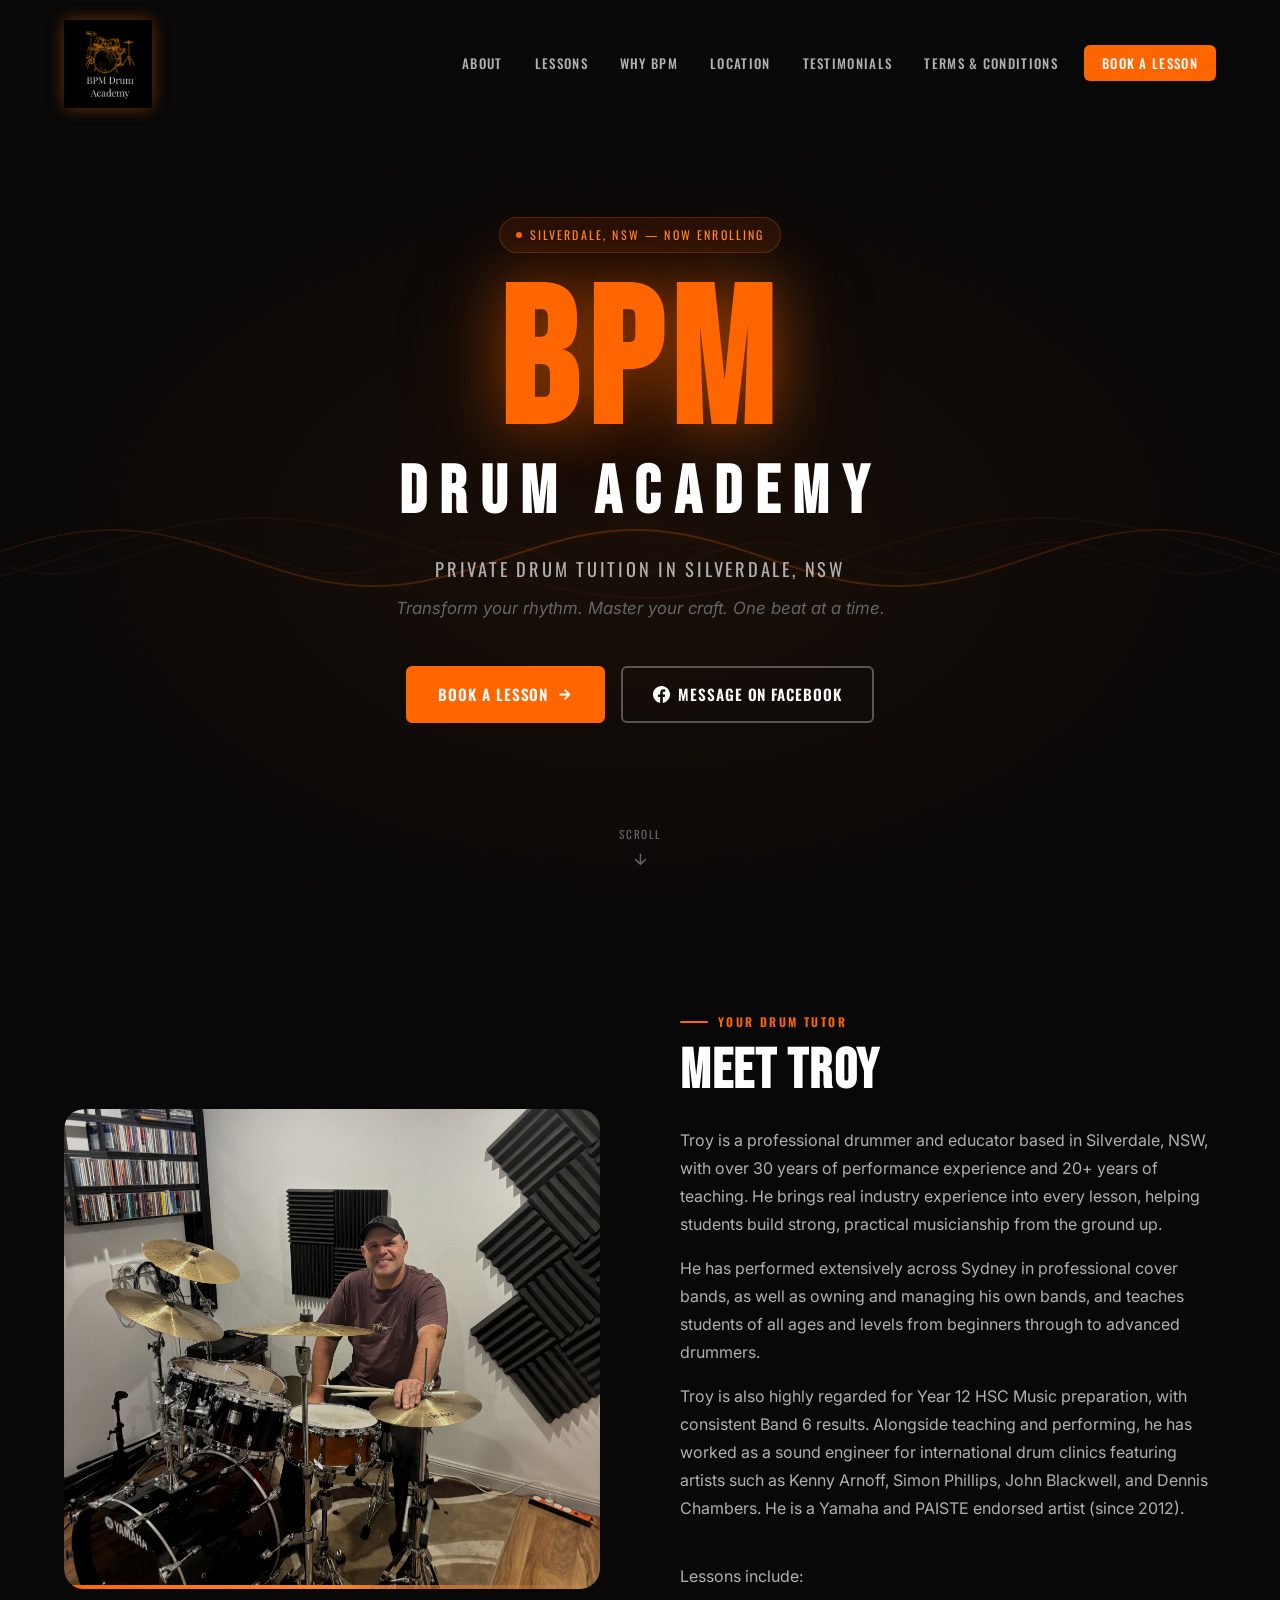
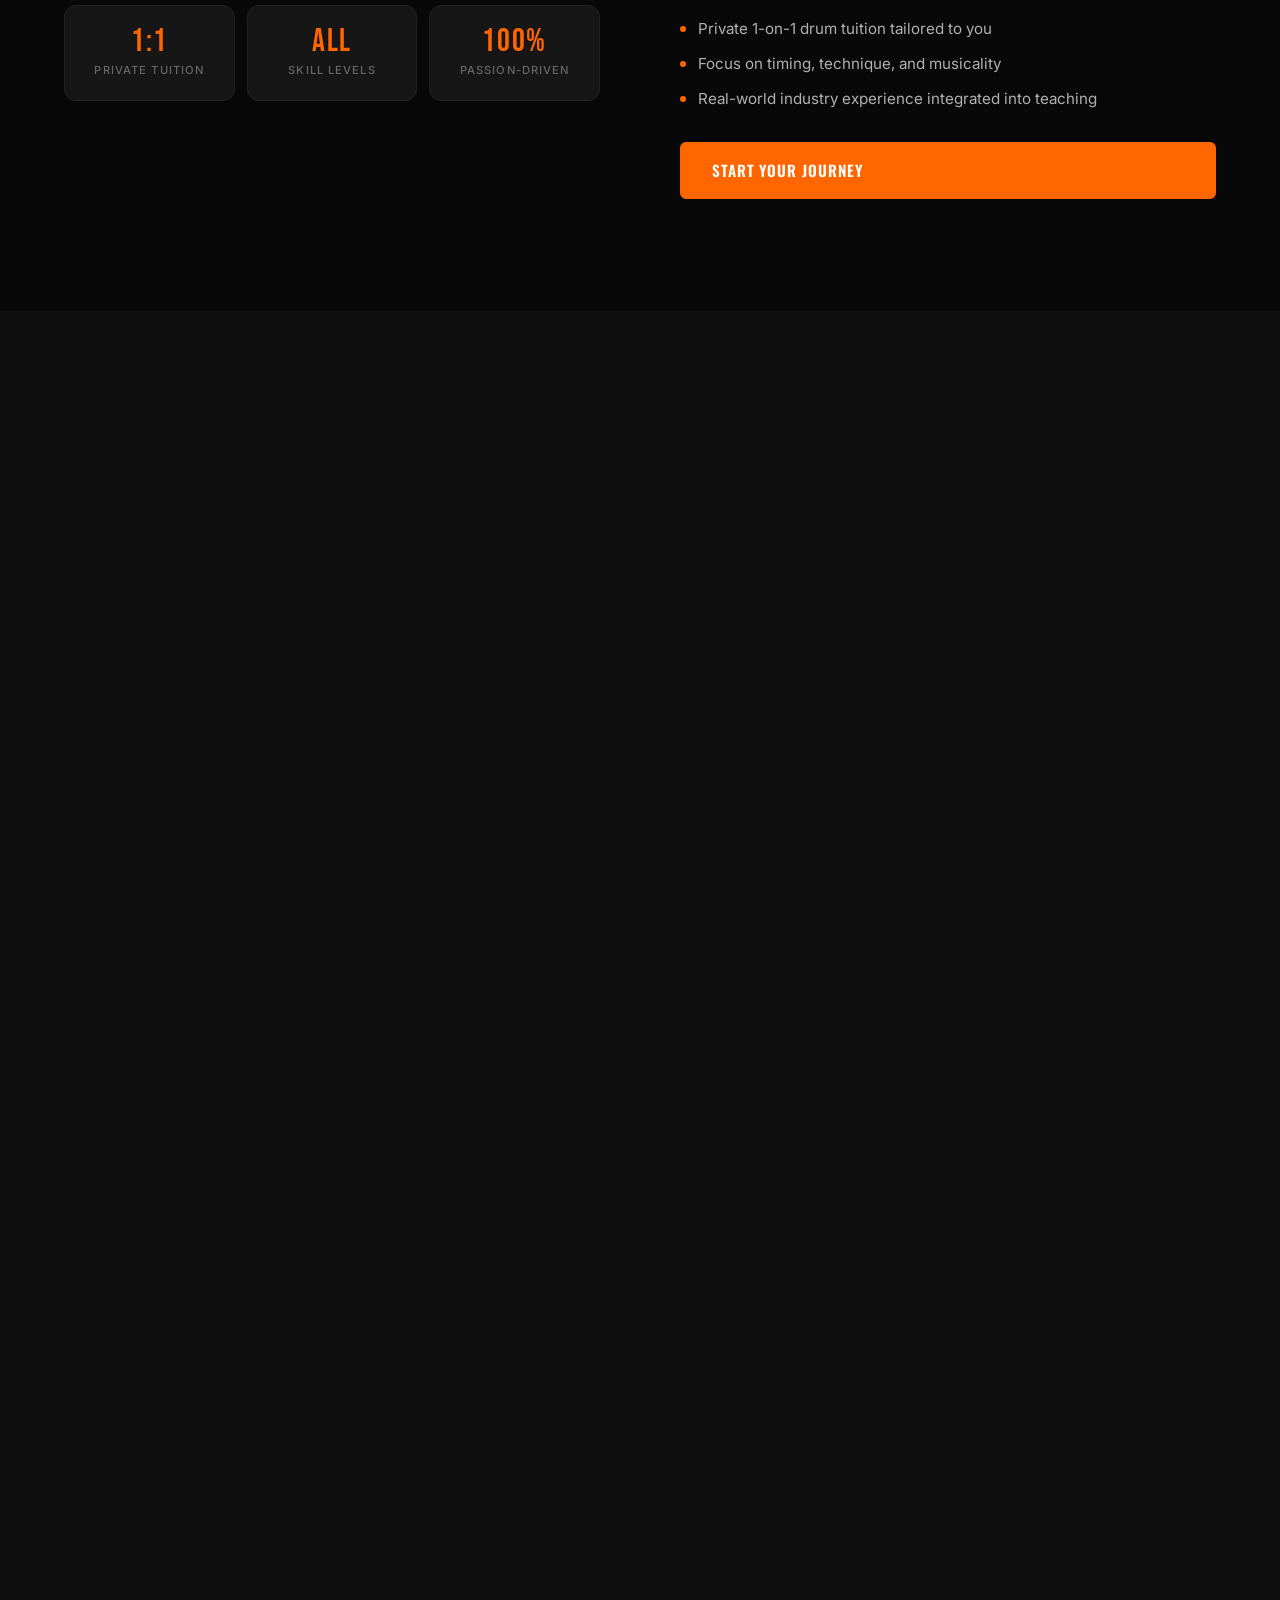
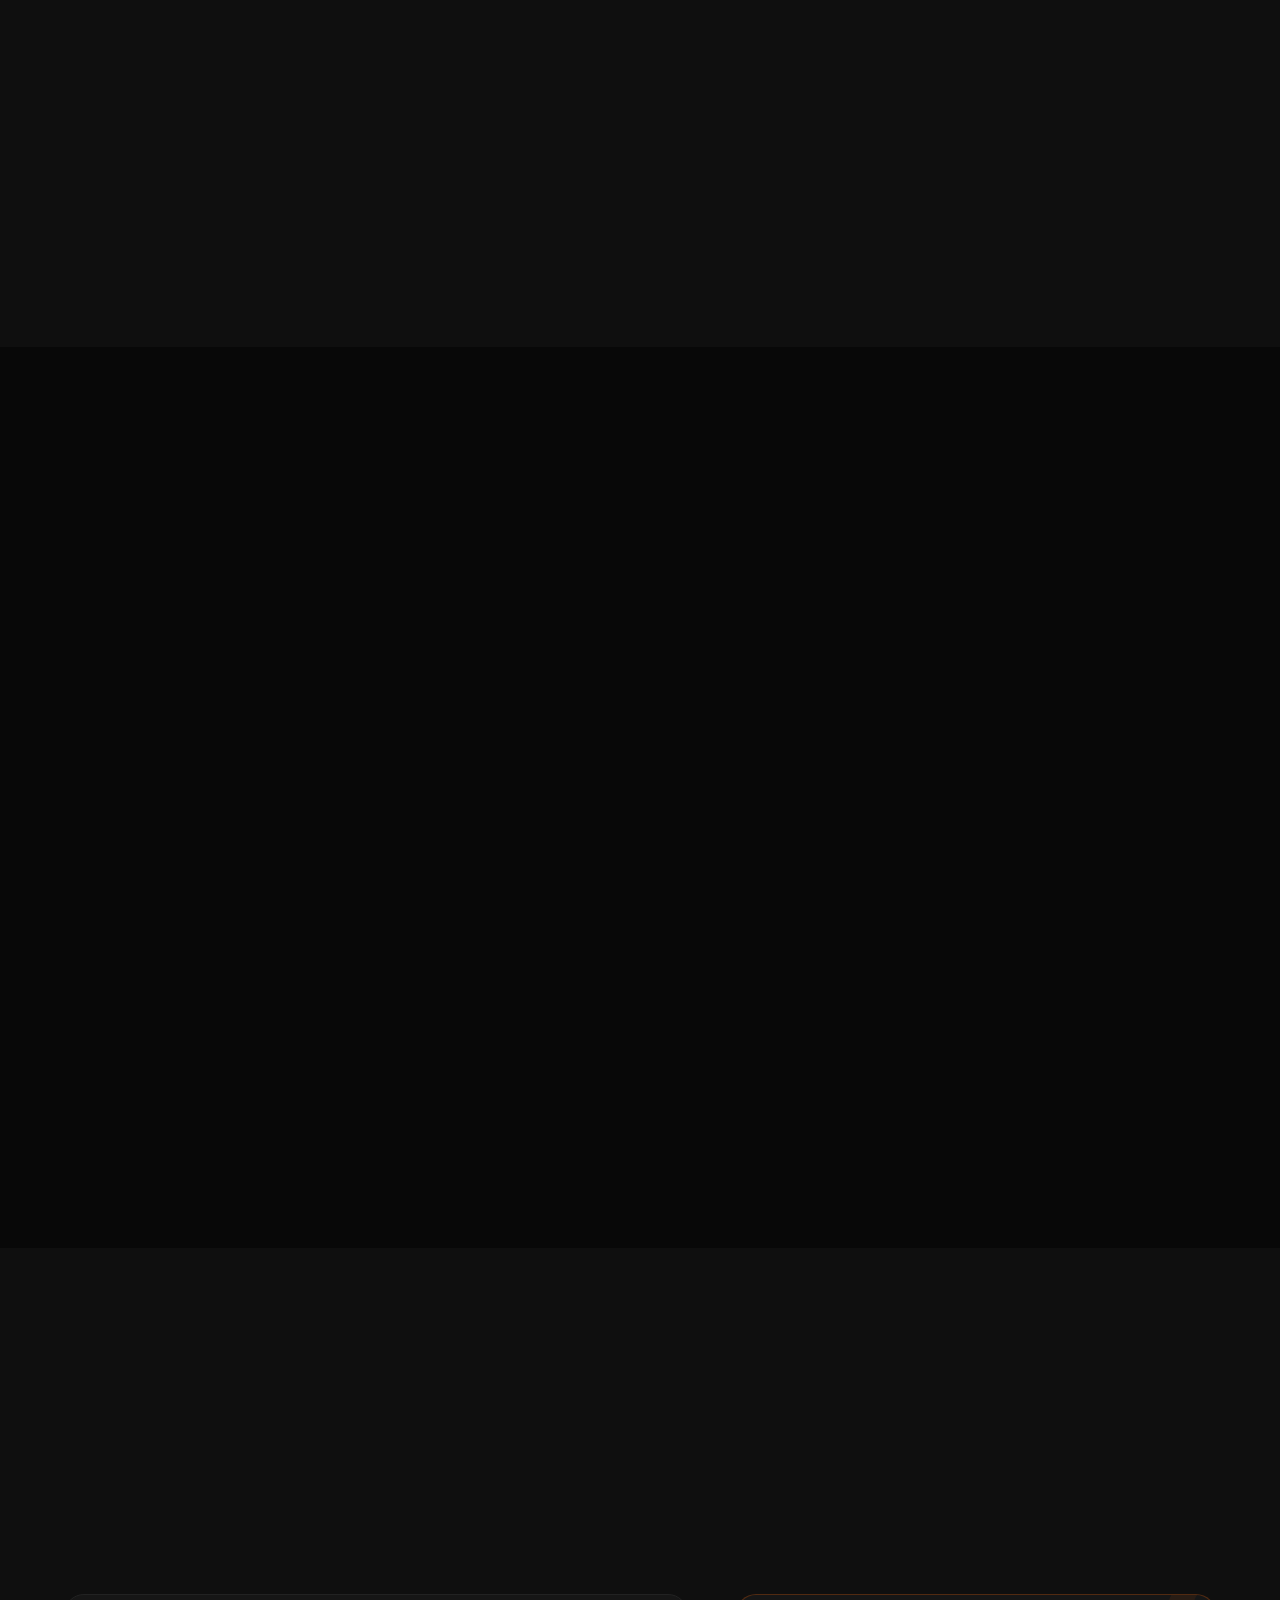
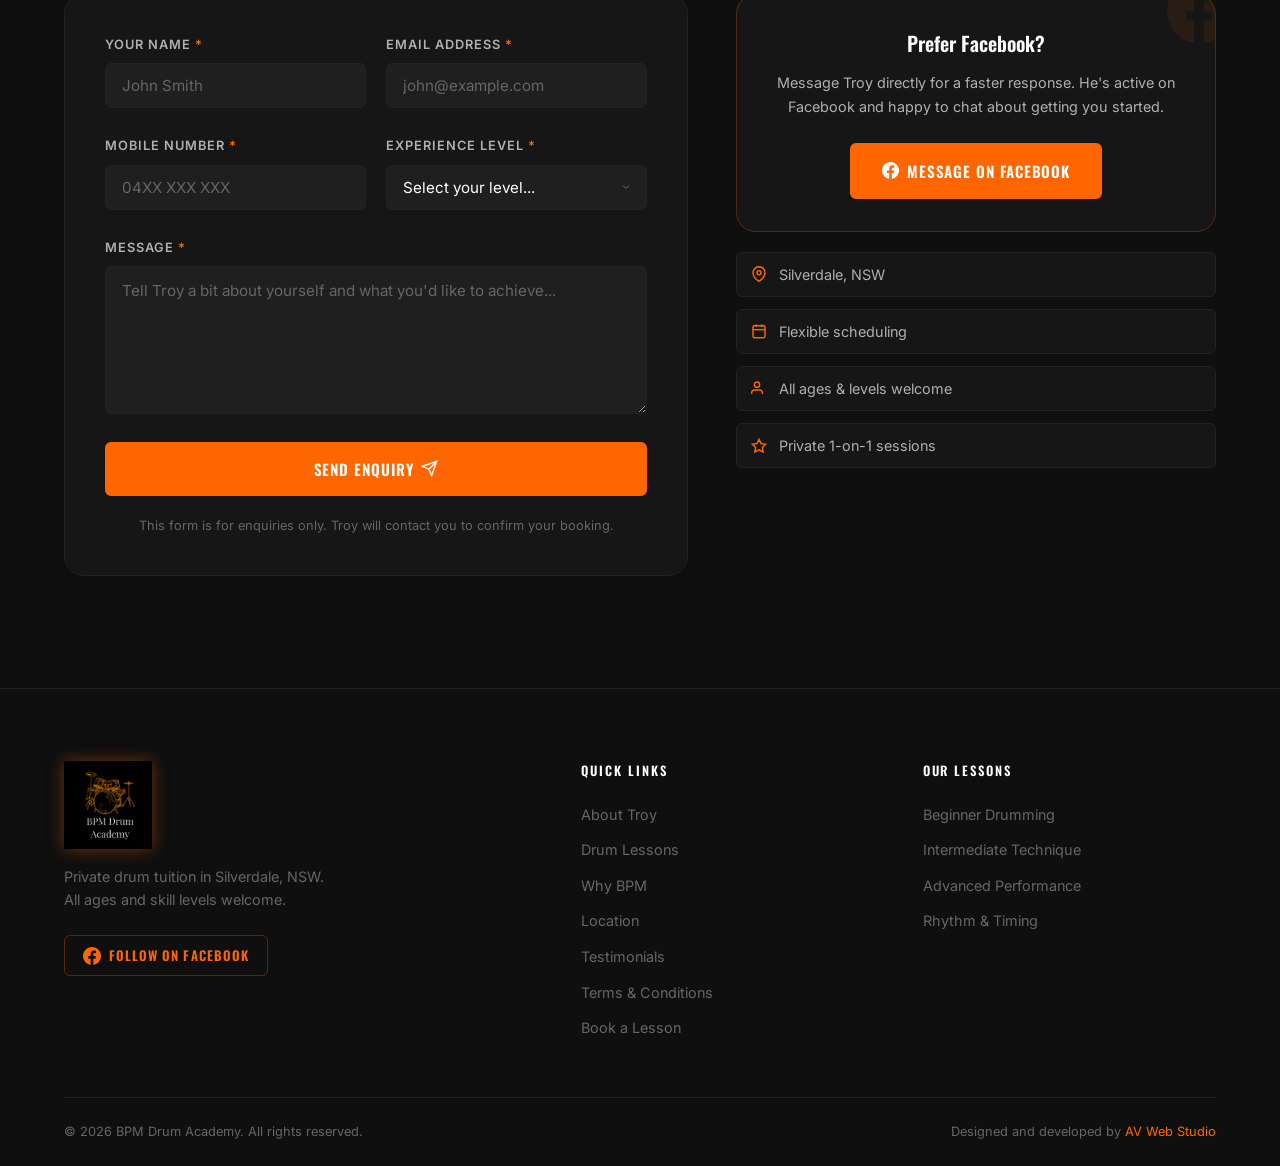
<file: index.html>
<!DOCTYPE html>
<html lang="en">

<head>
    <meta charset="UTF-8" />
    <meta name="viewport" content="width=device-width, initial-scale=1.0" />
    <title>BPM Drum Academy | Private Drum Tuition in Silverdale, NSW</title>
    <meta name="description"
        content="BPM Drum Academy — Private drum tuition with Troy in Silverdale, NSW. Beginner to advanced lessons. Book your session today." />
    <link rel="preconnect" href="https://fonts.googleapis.com" />
    <link rel="preconnect" href="https://fonts.gstatic.com" crossorigin />
    <link
        href="https://fonts.googleapis.com/css2?family=Bebas+Neue&family=Inter:wght@300;400;500;600;700&family=Oswald:wght@400;500;600;700&display=swap"
        rel="stylesheet" />
    <link rel="stylesheet" href="style.css" />
    <link rel="icon" type="image/x-icon" href="favicon.png" />
</head>

<body>

    <!-- ===== NAV ===== -->
    <nav id="navbar">
        <div class="nav-container">
            <a href="#hero" class="nav-logo">
                <img src="logo.png" alt="BPM Drum Academy Logo" />
            </a>
            <button class="nav-toggle" id="navToggle" aria-label="Toggle navigation" aria-expanded="false">
                <span></span><span></span><span></span>
            </button>
            <ul class="nav-links" id="navLinks">
                <li><a href="#about">About</a></li>
                <li><a href="#lessons">Lessons</a></li>
                <li><a href="#why-bpm">Why BPM</a></li>
                <li><a href="#location">Location</a></li>
                <li><a href="#testimonials">Testimonials</a></li>
                <li><a href="/terms/">Terms & Conditions</a></li>
                <li><a href="#contact" class="nav-cta">Book a Lesson</a></li>
            </ul>
        </div>
    </nav>

    <!-- ===== HERO ===== -->
    <section id="hero">
        <canvas id="soundwaveCanvas" aria-hidden="true"></canvas>
        <div class="hero-overlay" aria-hidden="true"></div>
        <div class="hero-content">
            <div class="hero-badge">
                <span class="badge-dot"></span>
                Silverdale, NSW &mdash; Now Enrolling
            </div>
            <h1 class="hero-title">
                <span class="title-bpm">BPM</span>
                <span class="title-drum">Drum Academy</span>
            </h1>
            <p class="hero-subtitle">Private Drum Tuition in Silverdale, NSW</p>
            <p class="hero-tagline">Transform your rhythm. Master your craft. One beat at a time.</p>
            <div class="hero-buttons">
                <a href="#contact" class="btn btn-primary">
                    <span>Book a Lesson</span>
                    <svg viewBox="0 0 24 24" fill="none" stroke="currentColor" stroke-width="2.5" width="17"
                        height="17">
                        <path d="M5 12h14M12 5l7 7-7 7" />
                    </svg>
                </a>
                <a href="https://www.facebook.com/BPMDrumAcademy" target="_blank" rel="noopener noreferrer"
                    class="btn btn-outline">
                    <svg viewBox="0 0 24 24" fill="currentColor" width="17" height="17">
                        <path
                            d="M24 12.073c0-6.627-5.373-12-12-12s-12 5.373-12 12c0 5.99 4.388 10.954 10.125 11.854v-8.385H7.078v-3.47h3.047V9.43c0-3.007 1.792-4.669 4.533-4.669 1.312 0 2.686.235 2.686.235v2.953H15.83c-1.491 0-1.956.925-1.956 1.874v2.25h3.328l-.532 3.47h-2.796v8.385C19.612 23.027 24 18.062 24 12.073z" />
                    </svg>
                    <span>Message on Facebook</span>
                </a>
            </div>
        </div>
        <a href="#about" class="hero-scroll" aria-label="Scroll to content">
            <span>Scroll</span>
            <svg viewBox="0 0 24 24" fill="none" stroke="currentColor" stroke-width="2" width="18" height="18">
                <path d="M12 5v14M5 12l7 7 7-7" />
            </svg>
        </a>
    </section>

    <!-- ===== ABOUT ===== -->
    <section id="about" class="section">
        <div class="container">
            <div class="about-grid">
                <div class="about-visual animate-on-scroll">
                    <div class="about-img-wrap">
                        <img src="troy.jpeg" alt="Troy, drum tutor at BPM Drum Academy" class="about-img-tutor"
                            loading="lazy" />
                        <div class="img-accent-bar"></div>
                    </div>
                    <div class="about-stats">
                        <div class="stat-card">
                            <span class="stat-num">1:1</span>
                            <span class="stat-label">Private Tuition</span>
                        </div>
                        <div class="stat-card">
                            <span class="stat-num">All</span>
                            <span class="stat-label">Skill Levels</span>
                        </div>
                        <div class="stat-card">
                            <span class="stat-num">100%</span>
                            <span class="stat-label">Passion-Driven</span>
                        </div>
                    </div>
                </div>
                <div class="about-content animate-on-scroll">
                    <div class="section-label">Your Drum Tutor</div>
                    <h2 class="section-title">Meet Troy</h2>
                    <p class="body-text">Troy is a professional drummer and educator based in Silverdale, NSW, with over
                        30 years of performance experience and 20+ years of teaching. He brings real industry experience
                        into every lesson, helping students build strong, practical musicianship from the ground up.
                    </p>
                    <p class="body-text">
                        He has performed extensively across Sydney in professional cover bands, as well as owning and
                        managing his own bands, and teaches students of all ages and levels from beginners through to
                        advanced drummers.
                    </p>
                    <p class="body-text">Troy is also highly regarded for Year 12 HSC Music preparation, with consistent
                        Band 6 results. Alongside teaching and performing, he has worked as a sound engineer for
                        international drum clinics featuring artists such as Kenny Arnoff, Simon Phillips, John
                        Blackwell, and Dennis Chambers. He is a Yamaha and PAISTE endorsed artist (since 2012).</p>
                    <ul class="about-features">
                        <p class="body-text">Lessons include:</p>
                        <li><span class="feature-bullet" aria-hidden="true"></span>Private 1-on-1 drum tuition tailored
                            to you</li>
                        <li><span class="feature-bullet" aria-hidden="true"></span>Focus on timing, technique, and
                            musicality</li>
                        <li><span class="feature-bullet" aria-hidden="true"></span>Real-world industry experience
                            integrated into teaching</li>
                    </ul>
                    <a href="#contact" class="btn btn-primary">Start Your Journey</a>
                </div>
            </div>
        </div>
    </section>

    <!-- ===== LESSONS ===== -->
    <section id="lessons" class="section section-dark">
        <div class="container">
            <div class="section-header animate-on-scroll">
                <div class="section-label">What We Offer</div>
                <h2 class="section-title">Drum Lessons</h2>
                <p class="section-desc">Structured programs designed to take you from where you are to where you want to
                    be.</p>
            </div>
            <div class="lessons-grid">

                <div class="lesson-card animate-on-scroll">
                    <div class="card-number">01</div>
                    <div class="card-icon-wrap">
                        <svg viewBox="0 0 48 48" fill="none" width="38" height="38">
                            <ellipse cx="24" cy="26" rx="16" ry="8" stroke="currentColor" stroke-width="2.5" />
                            <path d="M8 26v8c0 4.418 7.163 8 16 8s16-3.582 16-8v-8" stroke="currentColor"
                                stroke-width="2.5" />
                            <line x1="24" y1="18" x2="24" y2="6" stroke="currentColor" stroke-width="2.5"
                                stroke-linecap="round" />
                            <line x1="19" y1="4" x2="29" y2="4" stroke="currentColor" stroke-width="2.5"
                                stroke-linecap="round" />
                        </svg>
                    </div>
                    <h3>Beginner Drumming</h3>
                    <p>Start your drumming journey with confidence. Learn the fundamentals of stick technique, basic
                        beats, and how to set up at the kit properly — perfect for complete beginners of all ages.</p>
                    <ul class="card-list">
                        <li>Basic drum kit orientation</li>
                        <li>Fundamental stick technique</li>
                        <li>Simple grooves and patterns</li>
                        <li>Building coordination and confidence</li>
                    </ul>
                </div>

                <div class="lesson-card featured animate-on-scroll">
                    <div class="card-badge">Most Popular</div>
                    <div class="card-number">02</div>
                    <div class="card-icon-wrap">
                        <svg viewBox="0 0 48 48" fill="none" width="38" height="38">
                            <circle cx="24" cy="24" r="16" stroke="currentColor" stroke-width="2.5" />
                            <circle cx="24" cy="24" r="8" stroke="currentColor" stroke-width="2" />
                            <circle cx="24" cy="24" r="2.5" fill="currentColor" />
                            <line x1="10" y1="38" x2="6" y2="42" stroke="currentColor" stroke-width="2.5"
                                stroke-linecap="round" />
                            <line x1="38" y1="38" x2="42" y2="42" stroke="currentColor" stroke-width="2.5"
                                stroke-linecap="round" />
                        </svg>
                    </div>
                    <h3>Intermediate Technique</h3>
                    <p>Take your playing to the next level. Dive into advanced fills, rudiments, and more complex
                        grooves that will make you a versatile and expressive drummer.</p>
                    <ul class="card-list">
                        <li>Advanced rudiments and fills</li>
                        <li>Dynamic control and expression</li>
                        <li>Playing to backing tracks</li>
                        <li>Genre exploration — rock, funk, jazz</li>
                    </ul>
                </div>

                <div class="lesson-card animate-on-scroll">
                    <div class="card-number">03</div>
                    <div class="card-icon-wrap">
                        <svg viewBox="0 0 48 48" fill="none" width="38" height="38">
                            <polygon points="24,6 28.5,18 42,18 31.5,26 35.5,38 24,30 12.5,38 16.5,26 6,18 19.5,18"
                                stroke="currentColor" stroke-width="2.5" stroke-linejoin="round" fill="none" />
                        </svg>
                    </div>
                    <h3>Advanced Performance</h3>
                    <p>For drummers ready to perform at their best. Develop the stamina, creativity, and mastery needed
                        for live performance and recording situations.</p>
                    <ul class="card-list">
                        <li>Performance preparation and endurance</li>
                        <li>Complex time signatures and polyrhythms</li>
                        <li>Improvisational and creative skills</li>
                        <li>Studio and live recording techniques</li>
                    </ul>
                </div>

                <div class="lesson-card animate-on-scroll">
                    <div class="card-number">04</div>
                    <div class="card-icon-wrap">
                        <svg viewBox="0 0 48 48" fill="none" width="38" height="38">
                            <path d="M6 32 Q12 22 18 32 Q24 42 30 32 Q36 22 42 32" stroke="currentColor"
                                stroke-width="2.5" stroke-linecap="round" fill="none" />
                            <path d="M6 20 Q12 10 18 20 Q24 30 30 20 Q36 10 42 20" stroke="currentColor"
                                stroke-width="2" stroke-linecap="round" fill="none" opacity="0.5" />
                            <line x1="24" y1="6" x2="24" y2="14" stroke="currentColor" stroke-width="2.5"
                                stroke-linecap="round" />
                            <circle cx="24" cy="5" r="2" fill="currentColor" />
                        </svg>
                    </div>
                    <h3>Rhythm &amp; Timing Mastery</h3>
                    <p>The foundation of great drumming. This focused program hones your internal clock, groove feel,
                        and musical awareness — what separates good drummers from great ones.</p>
                    <ul class="card-list">
                        <li>Metronome and click track training</li>
                        <li>Subdivision and feel development</li>
                        <li>Groove and pocket playing</li>
                        <li>Musical listening and awareness</li>
                    </ul>
                </div>

            </div>
            <div class="lessons-cta animate-on-scroll">
                <a href="#contact" class="btn btn-primary">Enquire About Lessons</a>
            </div>
        </div>
    </section>

    <!-- ===== WHY BPM ===== -->
    <section id="why-bpm" class="section">
        <div class="container">
            <div class="section-header animate-on-scroll">
                <div class="section-label">Why Choose Us</div>
                <h2 class="section-title">The BPM Difference</h2>
                <p class="section-desc">We don't just teach drumming — we build real drummers.</p>
            </div>
            <div class="why-grid">

                <div class="why-card animate-on-scroll">
                    <div class="why-icon-wrap">
                        <svg viewBox="0 0 32 32" fill="none" width="26" height="26">
                            <circle cx="16" cy="16" r="12" stroke="currentColor" stroke-width="2" />
                            <path d="M11 16l3 3 7-7" stroke="currentColor" stroke-width="2" stroke-linecap="round"
                                stroke-linejoin="round" />
                        </svg>
                    </div>
                    <h3>Personalised Learning</h3>
                    <p>Your lessons are designed around what you want to achieve, with a learning approach that matches
                        your individual needs.</p>
                </div>

                <div class="why-card animate-on-scroll">
                    <div class="why-icon-wrap">
                        <svg viewBox="0 0 32 32" fill="none" width="26" height="26">
                            <path d="M6 22L12 14L18 18L24 8" stroke="currentColor" stroke-width="2"
                                stroke-linecap="round" stroke-linejoin="round" />
                            <circle cx="26" cy="6" r="2.5" fill="currentColor" />
                        </svg>
                    </div>
                    <h3>Progress With Purpose</h3>
                    <p>Private lessons are tailored to your needs, allowing you to develop skills, overcome challenges,
                        and see consistent progress.</p>
                </div>

                <div class="why-card animate-on-scroll">
                    <div class="why-icon-wrap">
                        <svg viewBox="0 0 32 32" fill="none" width="26" height="26">
                            <circle cx="16" cy="10" r="5" stroke="currentColor" stroke-width="2" />
                            <path d="M6 26c0-5.523 4.477-10 10-10s10 4.477 10 10" stroke="currentColor" stroke-width="2"
                                stroke-linecap="round" />
                        </svg>
                    </div>
                    <h3>Hands-On Coaching</h3>
                    <p>Troy works alongside you during every lesson, providing demonstrations, feedback, and practical
                        coaching tailored to your development.</p>
                </div>

                <div class="why-card animate-on-scroll">
                    <div class="why-icon-wrap">
                        <svg viewBox="0 0 32 32" fill="none" width="26" height="26">
                            <path d="M12 8V22" stroke="currentColor" stroke-width="2" stroke-linecap="round" />
                            <circle cx="10" cy="24" r="3" stroke="currentColor" stroke-width="2" />
                            <path d="M22 4V18" stroke="currentColor" stroke-width="2" stroke-linecap="round" />
                            <circle cx="20" cy="20" r="3" stroke="currentColor" stroke-width="2" />
                            <path d="M12 8L22 4" stroke="currentColor" stroke-width="2" stroke-linecap="round" />
                        </svg>
                    </div>
                    <h3>Real Musical Development</h3>
                    <p>Build strong musical foundations, develop creativity, and learn how to play with confidence,
                        feel, and purpose.</p>
                </div>

                <div class="why-card animate-on-scroll">
                    <div class="why-icon-wrap">
                        <svg viewBox="0 0 32 32" fill="none" width="26" height="26">
                            <circle cx="16" cy="16" r="11" stroke="currentColor" stroke-width="2" />
                            <path d="M16 10V16L20 19" stroke="currentColor" stroke-width="2" stroke-linecap="round"
                                stroke-linejoin="round" />
                        </svg>
                    </div>
                    <h3>Flexible Scheduling</h3>
                    <p>We work around your schedule and offer flexible make-up lessons, making it easier to stay
                        consistent with your drumming.</p>
                </div>

                <div class="why-card animate-on-scroll">
                    <div class="why-icon-wrap">
                        <svg viewBox="0 0 32 32" fill="none" width="26" height="26">
                            <rect x="6" y="5" width="20" height="22" rx="2" stroke="currentColor" stroke-width="2" />
                            <path d="M12 11H20M12 16H20M12 21H20" stroke="currentColor" stroke-width="2"
                                stroke-linecap="round" />
                        </svg>
                    </div>
                    <h3>Professional Teaching Studio</h3>
                    <p>Learn in a fully air-conditioned studio with two acoustic drum kits, a parent waiting area with
                        viewing window, security cameras, and a ventilated recording space.
                    </p>
                </div>

            </div>
        </div>
    </section>

    <!-- ===== LOCATION ===== -->
    <section id="location" class="section section-dark">
        <div class="container">
            <div class="section-header animate-on-scroll">
                <div class="section-label">Find Us</div>
                <h2 class="section-title">Our Location</h2>
                <p class="section-desc">Conveniently located in Silverdale, NSW — serving the local community and
                    surrounding areas.</p>
            </div>
            <div class="location-grid">
                <div class="location-info animate-on-scroll">
                    <div class="location-detail-list">
                        <div class="location-detail">
                            <div class="loc-icon-wrap">
                                <svg viewBox="0 0 24 24" fill="none" stroke="currentColor" stroke-width="2" width="20"
                                    height="20">
                                    <path d="M21 10c0 7-9 13-9 13s-9-6-9-13a9 9 0 0118 0z" />
                                    <circle cx="12" cy="10" r="3" />
                                </svg>
                            </div>
                            <div class="loc-detail-body">
                                <strong>Location</strong>
                                <span>Silverdale, NSW, Australia</span>
                            </div>
                        </div>
                        <div class="location-detail">
                            <div class="loc-icon-wrap">
                                <svg viewBox="0 0 24 24" fill="none" stroke="currentColor" stroke-width="2" width="20"
                                    height="20">
                                    <rect x="3" y="4" width="18" height="18" rx="2" />
                                    <line x1="16" y1="2" x2="16" y2="6" />
                                    <line x1="8" y1="2" x2="8" y2="6" />
                                    <line x1="3" y1="10" x2="21" y2="10" />
                                </svg>
                            </div>
                            <div class="loc-detail-body">
                                <strong>Availability</strong>
                                <span>By appointment — flexible scheduling</span>
                            </div>
                        </div>
                        <div class="location-detail">
                            <div class="loc-icon-wrap">
                                <svg viewBox="0 0 24 24" fill="none" stroke="currentColor" stroke-width="2" width="20"
                                    height="20">
                                    <path d="M17 21v-2a4 4 0 00-4-4H5a4 4 0 00-4 4v2" />
                                    <circle cx="9" cy="7" r="4" />
                                </svg>
                            </div>
                            <div class="loc-detail-body">
                                <strong>Format</strong>
                                <span>Private 1-on-1 sessions only</span>
                            </div>
                        </div>
                        <div class="location-detail">
                            <div class="loc-icon-wrap">
                                <svg viewBox="0 0 24 24" fill="currentColor" width="20" height="20">
                                    <path
                                        d="M24 12.073c0-6.627-5.373-12-12-12s-12 5.373-12 12c0 5.99 4.388 10.954 10.125 11.854v-8.385H7.078v-3.47h3.047V9.43c0-3.007 1.792-4.669 4.533-4.669 1.312 0 2.686.235 2.686.235v2.953H15.83c-1.491 0-1.956.925-1.956 1.874v2.25h3.328l-.532 3.47h-2.796v8.385C19.612 23.027 24 18.062 24 12.073z" />
                                </svg>
                            </div>
                            <div class="loc-detail-body">
                                <strong>Contact</strong>
                                <span>Message Troy directly on Facebook</span>
                            </div>
                        </div>
                    </div>
                    <a href="https://www.facebook.com/BPMDrumAcademy" target="_blank" rel="noopener noreferrer"
                        class="btn btn-primary">
                        <svg viewBox="0 0 24 24" fill="currentColor" width="17" height="17">
                            <path
                                d="M24 12.073c0-6.627-5.373-12-12-12s-12 5.373-12 12c0 5.99 4.388 10.954 10.125 11.854v-8.385H7.078v-3.47h3.047V9.43c0-3.007 1.792-4.669 4.533-4.669 1.312 0 2.686.235 2.686.235v2.953H15.83c-1.491 0-1.956.925-1.956 1.874v2.25h3.328l-.532 3.47h-2.796v8.385C19.612 23.027 24 18.062 24 12.073z" />
                        </svg>
                        <span>Get in Touch</span>
                    </a>
                </div>
                <div class="location-map animate-on-scroll">
                    <div class="map-placeholder">
                        <div class="map-grid-lines" aria-hidden="true">
                            <div class="map-road map-road-h map-road-h1"></div>
                            <div class="map-road map-road-h map-road-h2"></div>
                            <div class="map-road map-road-v map-road-v1"></div>
                            <div class="map-road map-road-v map-road-v2"></div>
                        </div>
                        <div class="map-pin-container">
                            <div class="map-pin-pulse-ring" aria-hidden="true"></div>
                            <div class="map-pin-dot">
                                <svg viewBox="0 0 24 24" fill="currentColor" width="28" height="28">
                                    <path
                                        d="M12 2C8.13 2 5 5.13 5 9c0 5.25 7 13 7 13s7-7.75 7-13c0-3.87-3.13-7-7-7zm0 9.5c-1.38 0-2.5-1.12-2.5-2.5s1.12-2.5 2.5-2.5 2.5 1.12 2.5 2.5-1.12 2.5-2.5 2.5z" />
                                </svg>
                            </div>
                            <div class="map-label-bubble">
                                <strong>BPM Drum Academy</strong>
                                <span>Silverdale, NSW 2752</span>
                            </div>
                        </div>
                        <p class="map-contact-note">Contact Troy on Facebook for the exact studio address and
                            directions.</p>
                    </div>
                </div>
            </div>
        </div>
    </section>

    <!-- ===== TESTIMONIALS ===== -->
    <section id="testimonials" class="section">
        <div class="container">
            <div class="section-header animate-on-scroll">
                <div class="section-label">What People Say</div>
                <h2 class="section-title">Real Results</h2>
            </div>
            <div class="testimonials-grid">

                <div class="testimonial-card animate-on-scroll">
                    <div class="quote-mark" aria-hidden="true">&ldquo;</div>
                    <p>"Just wanted to give a shout out to BPM Drum Academy (Troy). My 12yo has only been doing lessons
                        for 1
                        term, barely practiced, and I'm shocked by how much he's learnt and how good he's sounding.
                        Amazing drum teacher! Thank you Troy!!!"</p>
                    <div class="testimonial-author">
                        <div class="author-avatar">TF</div>
                        <div class="author-info">
                            <strong>Tammy F.</strong>
                            <span>Parent of Student</span>
                        </div>
                    </div>
                </div>

                <div class="testimonial-card featured animate-on-scroll">
                    <div class="quote-mark" aria-hidden="true">&ldquo;</div>
                    <p>"Troy taught my two boys, who were at beginner level, how to play drums with confidence. My
                        children have now developed a love for drums thanks to Troy's dedication, patience and
                        passion for music. Troy is a very caring and friendly teacher and we highly recommended his drum
                        tuition services."
                    </p>
                    <div class="testimonial-author">
                        <div class="author-avatar">TV</div>
                        <div class="author-info">
                            <strong>Tracy V.</strong>
                            <span>Parent of Student</span>
                        </div>
                    </div>
                </div>

                <div class="testimonial-card animate-on-scroll">
                    <div class="quote-mark" aria-hidden="true">&ldquo;</div>
                    <p>"Troy has been a true professional, a mentor, very trustworthy, friendly & approachable.
                        He has moulded my son into an outstanding musician, who received a score of 94 in his HSC for
                        music! Thanks to Troy, my son has had a thorough, well-rounded music education & given him
                        tremendous self-esteem as a result. I couldn't recommend Troy & BPM Drum Academy more highly."
                    </p>
                    <div class="testimonial-author">
                        <div class="author-avatar">KS</div>
                        <div class="author-info">
                            <strong>Kate S.</strong>
                            <span>Parent of Student</span>
                        </div>
                    </div>
                </div>

            </div>
        </div>
    </section>

    <!-- ===== CONTACT ===== -->
    <section id="contact" class="section section-dark">
        <div class="container">
            <div class="section-header animate-on-scroll">
                <div class="section-label">Get In Touch</div>
                <h2 class="section-title">Book Your Lesson</h2>
                <p class="section-desc">Ready to start? Send Troy a message and he'll get back to you to set up your
                    first session.</p>
            </div>
            <div class="contact-grid">
                <div class="contact-form-wrap animate-on-scroll">
                    <form class="contact-form" id="contactForm" action="https://formsubmit.co/bpmdrumacademy@gmail.com"
                        method="POST" novalidate>
                        <input type="hidden" name="_captcha" value="false" />
                        <input type="hidden" name="_template" value="table" />

                        <div class="form-row">
                            <div class="form-group">
                                <label for="name" class="required">Your Name</label>
                                <input type="text" id="name" name="name" placeholder="John Smith" autocomplete="name" />
                                <span class="form-error" id="error-name"></span>
                            </div>
                            <div class="form-group">
                                <label for="email" class="required">Email Address</label>
                                <input type="email" id="email" name="email" placeholder="john@example.com"
                                    autocomplete="email" />
                                <span class="form-error" id="error-email"></span>
                            </div>
                        </div>

                        <div class="form-row">
                            <div class="form-group">
                                <label for="mobile" class="required">Mobile Number</label>
                                <input type="tel" id="mobile" name="mobile" placeholder="04XX XXX XXX"
                                    autocomplete="tel" maxlength="15" inputmode="numeric" />
                                <span class="form-error" id="error-mobile"></span>
                            </div>
                            <div class="form-group">
                                <label for="experience" class="required">Experience Level</label>
                                <select id="experience" name="experience">
                                    <option value="" disabled selected>Select your level...</option>
                                    <option value="beginner">Complete Beginner</option>
                                    <option value="some">Some Experience</option>
                                    <option value="intermediate">Intermediate</option>
                                    <option value="advanced">Advanced</option>
                                </select>
                                <span class="form-error" id="error-experience"></span>
                            </div>
                        </div>

                        <div class="form-group">
                            <label for="message" class="required">Message</label>
                            <textarea id="message" name="message" rows="5"
                                placeholder="Tell Troy a bit about yourself and what you'd like to achieve..."></textarea>
                            <span class="form-error" id="error-message"></span>
                        </div>

                        <button type="submit" class="btn btn-primary btn-full" id="submitBtn">
                            <span class="btn-label">Send Enquiry</span>
                            <svg class="btn-icon btn-icon-send" viewBox="0 0 24 24" fill="none" stroke="currentColor"
                                stroke-width="2" width="17" height="17">
                                <path d="M22 2L11 13M22 2L15 22l-4-9-9-4 20-7z" />
                            </svg>
                            <svg class="btn-icon btn-icon-spinner" viewBox="0 0 24 24" fill="none" stroke="currentColor"
                                stroke-width="2.5" width="17" height="17" style="display:none;">
                                <circle cx="12" cy="12" r="10" stroke-opacity="0.25" />
                                <path d="M12 2a10 10 0 0 1 10 10" stroke-linecap="round" />
                            </svg>
                        </button>

                        <div class="form-success" id="formSuccess" style="display:none;">
                            <svg viewBox="0 0 24 24" fill="none" stroke="currentColor" stroke-width="2" width="20"
                                height="20">
                                <circle cx="12" cy="12" r="10" />
                                <path d="M8 12l3 3 5-5" stroke-linecap="round" stroke-linejoin="round" />
                            </svg>
                            <span>Thanks — your enquiry has been sent. Troy will be in touch shortly.</span>
                        </div>

                        <p class="form-note">This form is for enquiries only. Troy will contact you to confirm your
                            booking.</p>
                    </form>
                </div>
                <div class="contact-aside animate-on-scroll">
                    <div class="contact-fb-card">
                        <div class="fb-icon-bg" aria-hidden="true">
                            <svg viewBox="0 0 24 24" fill="currentColor" width="64" height="64">
                                <path
                                    d="M24 12.073c0-6.627-5.373-12-12-12s-12 5.373-12 12c0 5.99 4.388 10.954 10.125 11.854v-8.385H7.078v-3.47h3.047V9.43c0-3.007 1.792-4.669 4.533-4.669 1.312 0 2.686.235 2.686.235v2.953H15.83c-1.491 0-1.956.925-1.956 1.874v2.25h3.328l-.532 3.47h-2.796v8.385C19.612 23.027 24 18.062 24 12.073z" />
                            </svg>
                        </div>
                        <h3>Prefer Facebook?</h3>
                        <p>Message Troy directly for a faster response. He's active on Facebook and happy to chat about
                            getting you started.</p>
                        <a href="https://www.facebook.com/BPMDrumAcademy" target="_blank" rel="noopener noreferrer"
                            class="btn btn-primary">
                            <svg viewBox="0 0 24 24" fill="currentColor" width="17" height="17">
                                <path
                                    d="M24 12.073c0-6.627-5.373-12-12-12s-12 5.373-12 12c0 5.99 4.388 10.954 10.125 11.854v-8.385H7.078v-3.47h3.047V9.43c0-3.007 1.792-4.669 4.533-4.669 1.312 0 2.686.235 2.686.235v2.953H15.83c-1.491 0-1.956.925-1.956 1.874v2.25h3.328l-.532 3.47h-2.796v8.385C19.612 23.027 24 18.062 24 12.073z" />
                            </svg>
                            <span>Message on Facebook</span>
                        </a>
                    </div>
                    <div class="contact-quick-facts">
                        <div class="quick-fact">
                            <svg viewBox="0 0 20 20" fill="none" stroke="currentColor" stroke-width="1.8" width="16"
                                height="16">
                                <path
                                    d="M17.5 8.333c0 5.834-7.5 10.834-7.5 10.834S2.5 14.167 2.5 8.333a7.5 7.5 0 0115 0z" />
                                <circle cx="10" cy="8.333" r="2.5" />
                            </svg>
                            <span>Silverdale, NSW</span>
                        </div>
                        <div class="quick-fact">
                            <svg viewBox="0 0 20 20" fill="none" stroke="currentColor" stroke-width="1.8" width="16"
                                height="16">
                                <rect x="2.5" y="3.333" width="15" height="15" rx="1.667" />
                                <line x1="13.333" y1="1.667" x2="13.333" y2="5" />
                                <line x1="6.667" y1="1.667" x2="6.667" y2="5" />
                                <line x1="2.5" y1="8.333" x2="17.5" y2="8.333" />
                            </svg>
                            <span>Flexible scheduling</span>
                        </div>
                        <div class="quick-fact">
                            <svg viewBox="0 0 20 20" fill="none" stroke="currentColor" stroke-width="1.8" width="16"
                                height="16">
                                <path
                                    d="M14.167 17.5v-1.667a3.333 3.333 0 00-3.334-3.333H4.167a3.333 3.333 0 00-3.334 3.333V17.5" />
                                <circle cx="7.5" cy="5.833" r="3.333" />
                            </svg>
                            <span>All ages &amp; levels welcome</span>
                        </div>
                        <div class="quick-fact">
                            <svg viewBox="0 0 20 20" fill="none" stroke="currentColor" stroke-width="1.8" width="16"
                                height="16">
                                <path
                                    d="M10 1.667l2.575 5.208 5.758.842-4.167 4.058.984 5.733L10 14.792l-5.15 2.716.984-5.733L1.667 7.717l5.758-.842L10 1.667z" />
                            </svg>
                            <span>Private 1-on-1 sessions</span>
                        </div>
                    </div>
                </div>
            </div>
        </div>
    </section>

    <!-- ===== FOOTER ===== -->
    <footer id="footer">
        <div class="container">
            <div class="footer-top">
                <div class="footer-brand">
                    <div class="footer-logo">
                        <a href="#hero" class="nav-logo">
                            <img src="logo.png" alt="BPM Drum Academy Logo" />
                        </a>
                    </div>
                    <p class="footer-tagline">Private drum tuition in Silverdale, NSW.<br>All ages and skill levels
                        welcome.</p>
                    <a href="https://www.facebook.com/BPMDrumAcademy" target="_blank" rel="noopener noreferrer"
                        class="footer-fb-link">
                        <svg viewBox="0 0 24 24" fill="currentColor" width="18" height="18">
                            <path
                                d="M24 12.073c0-6.627-5.373-12-12-12s-12 5.373-12 12c0 5.99 4.388 10.954 10.125 11.854v-8.385H7.078v-3.47h3.047V9.43c0-3.007 1.792-4.669 4.533-4.669 1.312 0 2.686.235 2.686.235v2.953H15.83c-1.491 0-1.956.925-1.956 1.874v2.25h3.328l-.532 3.47h-2.796v8.385C19.612 23.027 24 18.062 24 12.073z" />
                        </svg>
                        Follow on Facebook
                    </a>
                </div>
                <div class="footer-links-col">
                    <h4>Quick Links</h4>
                    <ul>
                        <li><a href="#about">About Troy</a></li>
                        <li><a href="#lessons">Drum Lessons</a></li>
                        <li><a href="#why-bpm">Why BPM</a></li>
                        <li><a href="#location">Location</a></li>
                        <li><a href="#testimonials">Testimonials</a></li>
                        <li><a href="/terms/">Terms & Conditions</a></li>
                        <li><a href="#contact">Book a Lesson</a></li>
                    </ul>
                </div>
                <div class="footer-links-col">
                    <h4>Our Lessons</h4>
                    <ul>
                        <li><a href="#lessons">Beginner Drumming</a></li>
                        <li><a href="#lessons">Intermediate Technique</a></li>
                        <li><a href="#lessons">Advanced Performance</a></li>
                        <li><a href="#lessons">Rhythm &amp; Timing</a></li>
                    </ul>
                </div>
            </div>
            <div class="footer-bottom">
                <p>&copy; 2026 BPM Drum Academy. All rights reserved.</p>
                <p>Designed and developed by <a href="https://adrianv987.github.io/AV-Web-Studio/" target="_blank"
                        rel="noopener noreferrer" class="avws">AV Web Studio</a></p>
            </div>
        </div>
    </footer>

    <button id="backToTop" class="back-to-top" aria-label="Back to top">
        <svg viewBox="0 0 24 24" fill="none" stroke="currentColor" stroke-width="2.5" width="18" height="18">
            <path d="M12 19V5M5 12l7-7 7 7" />
        </svg>
    </button>

    <script type="module" src="main.js"></script>
</body>

</html>
</file>
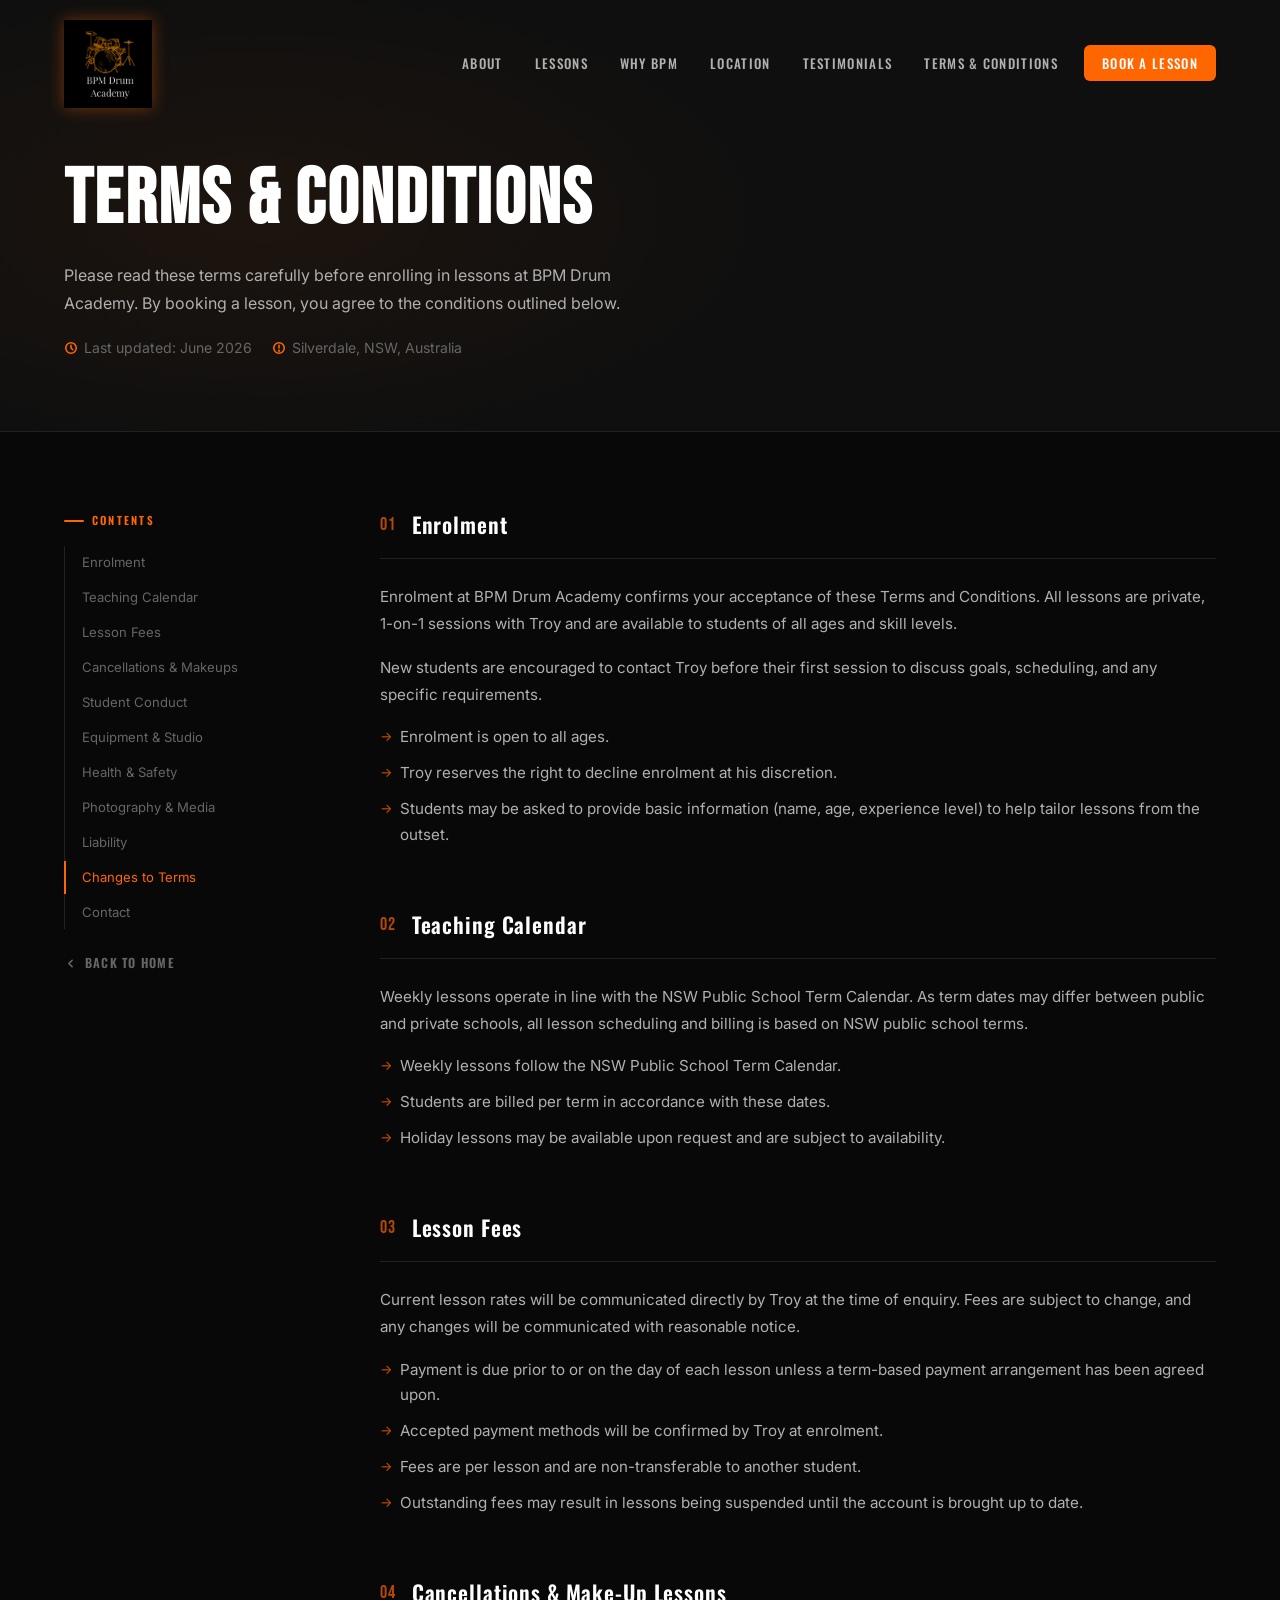
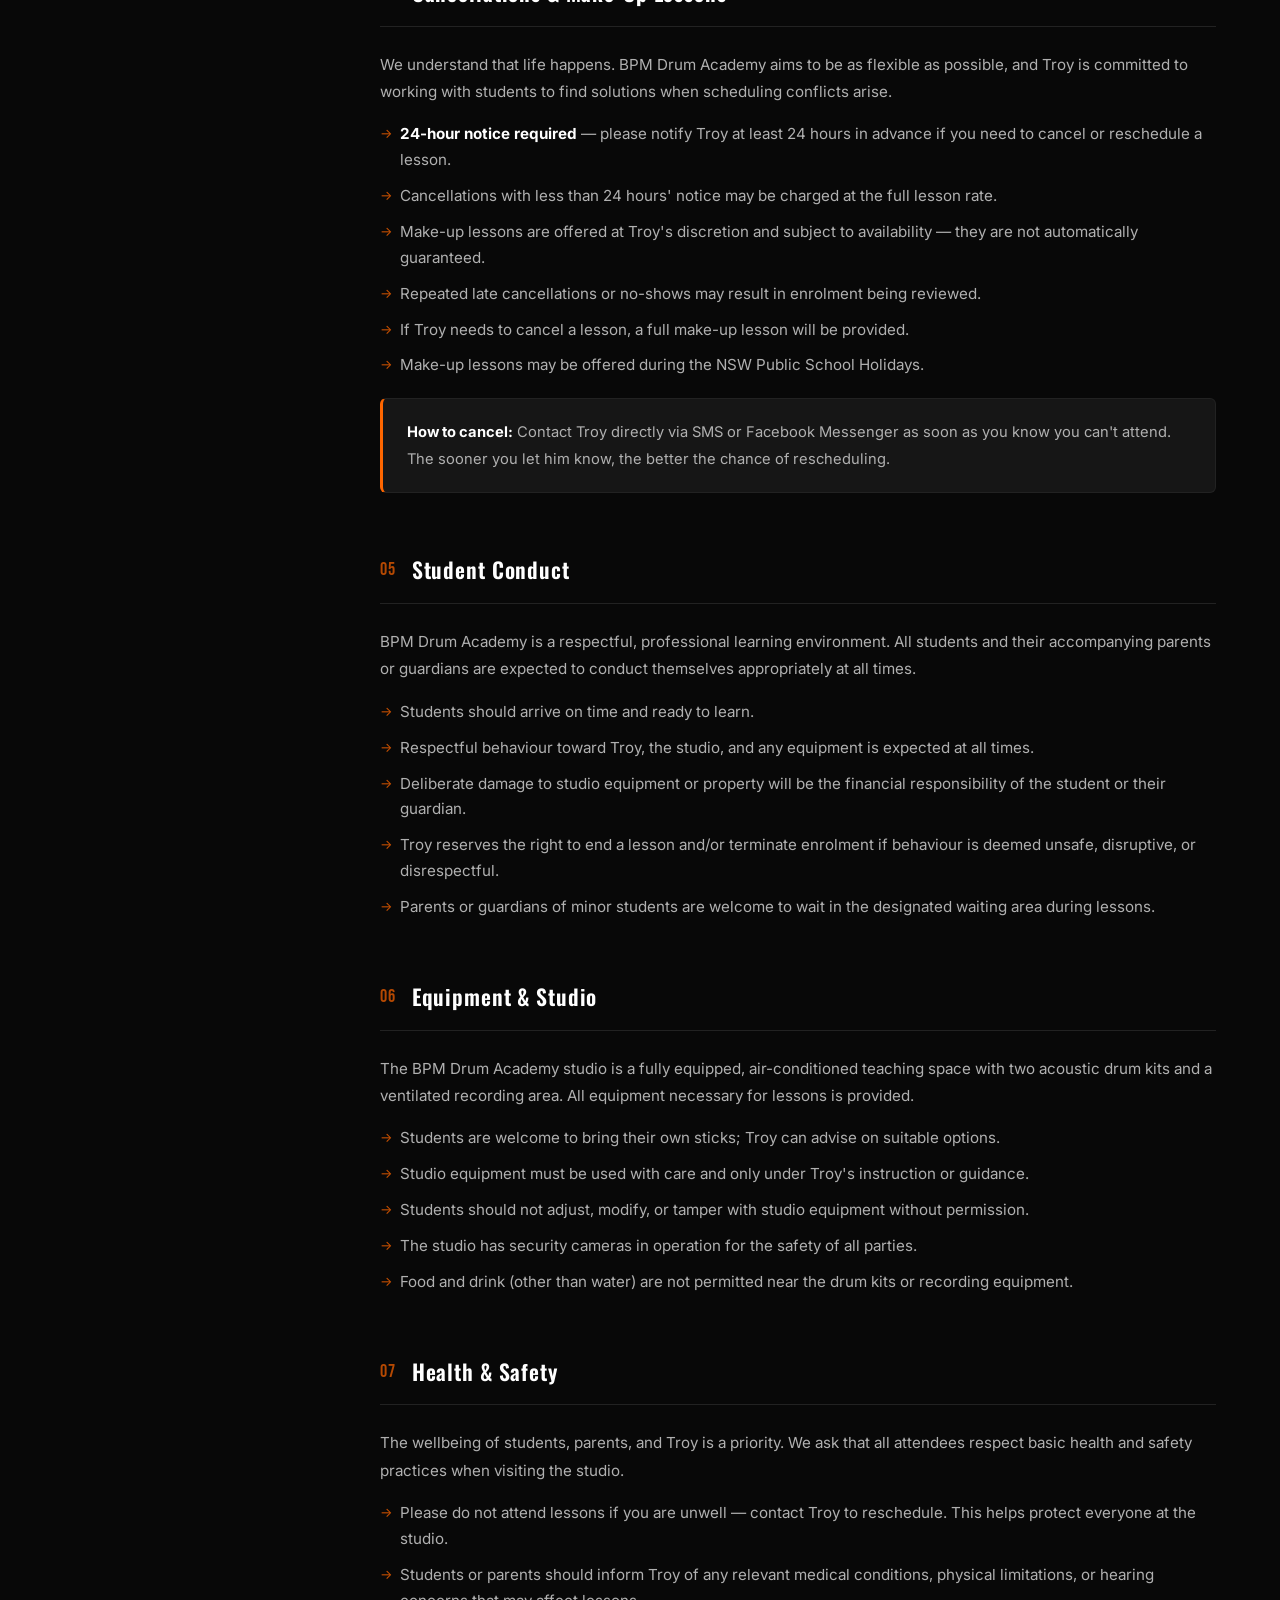
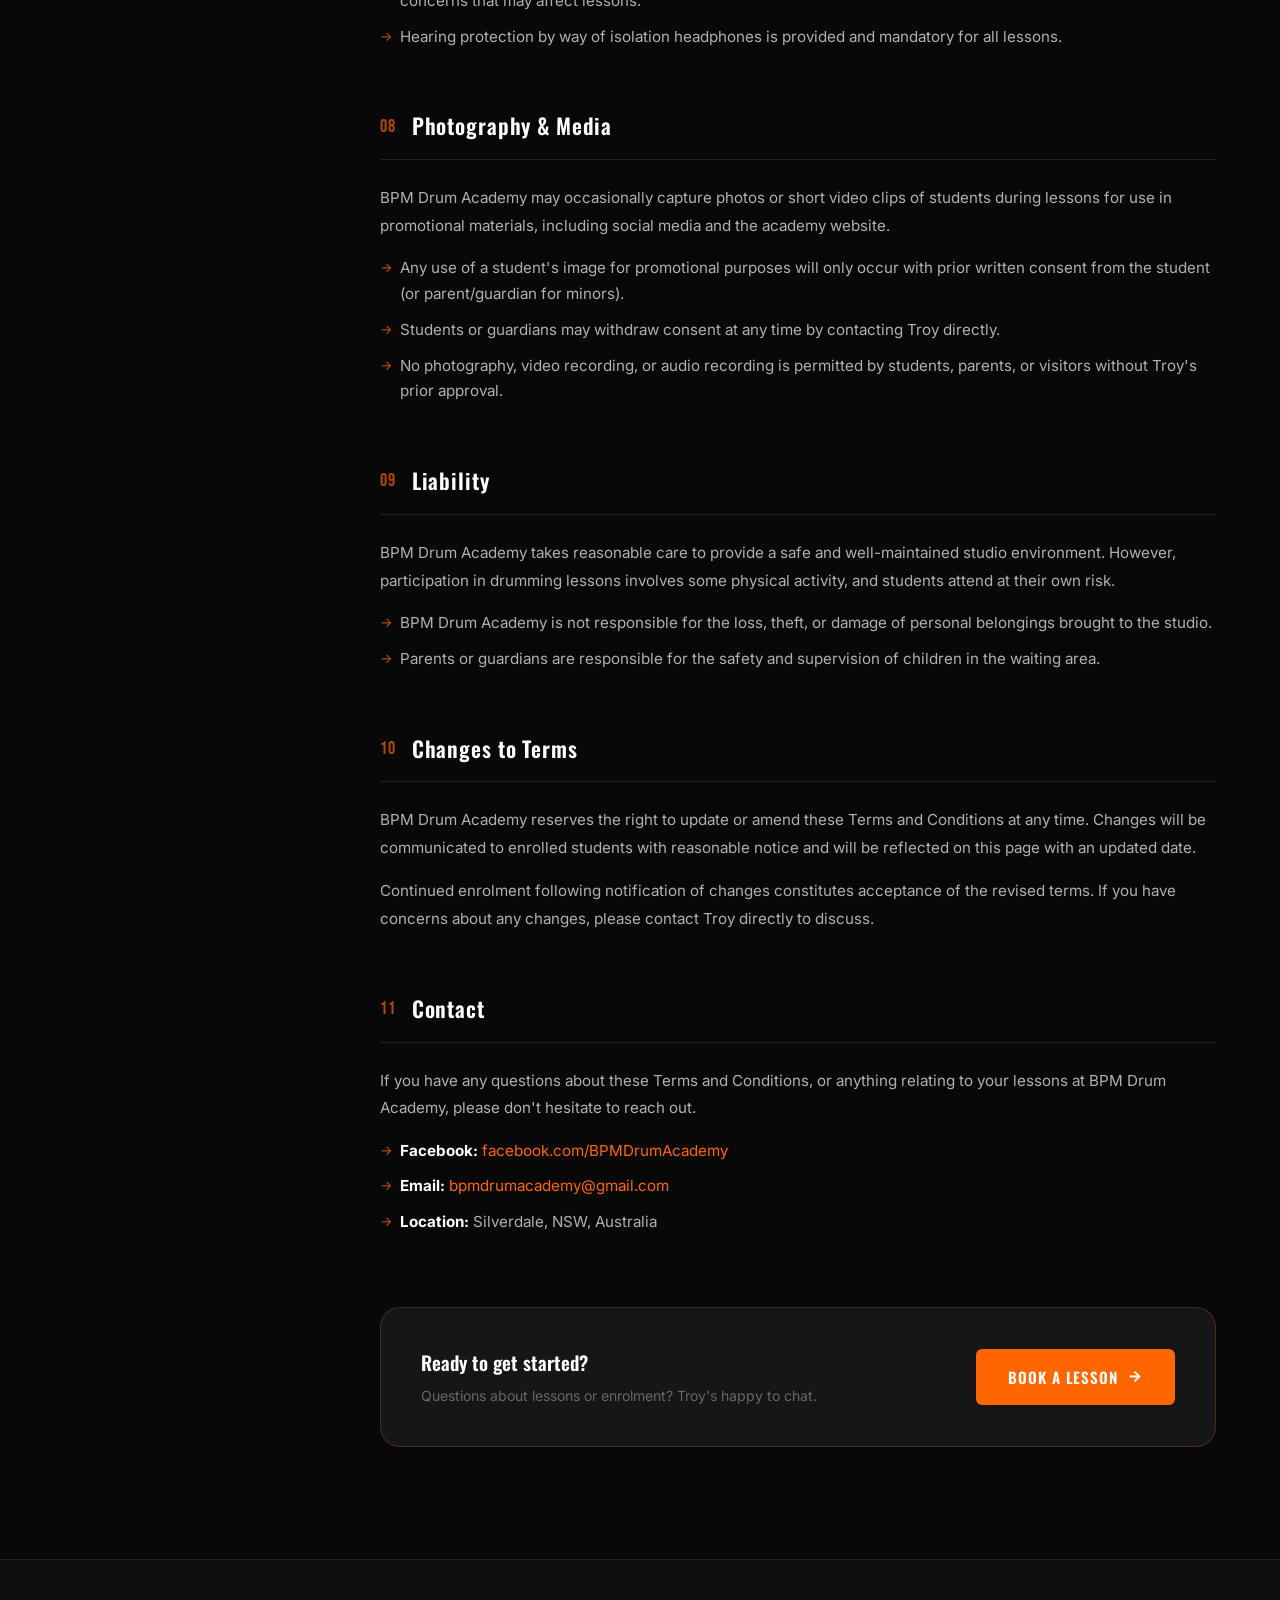
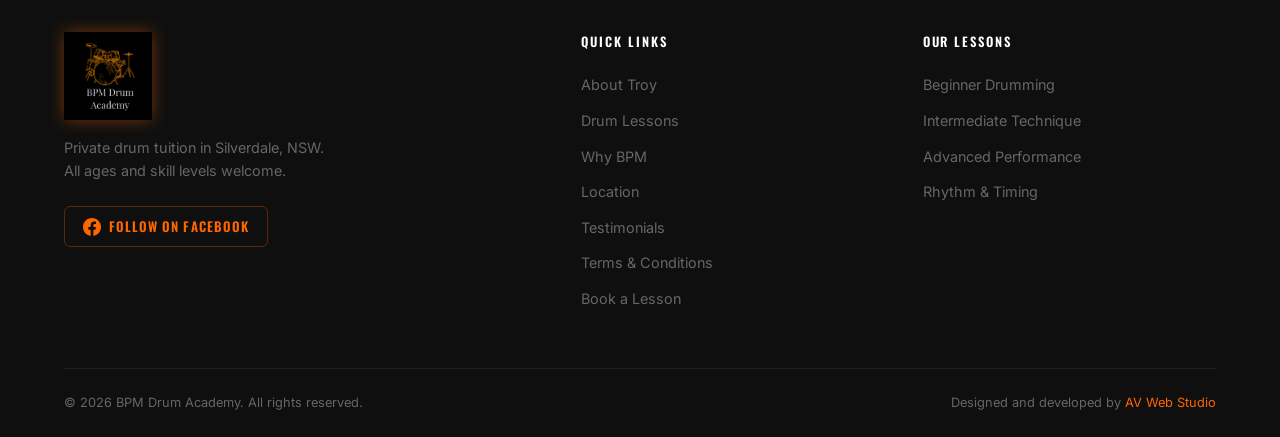
<file: terms/index.html>
<!DOCTYPE html>
<html lang="en">

<head>
    <meta charset="UTF-8" />
    <meta name="viewport" content="width=device-width, initial-scale=1.0" />
    <title>Terms & Conditions | BPM Drum Academy</title>
    <meta name="description"
        content="Terms and Conditions for BPM Drum Academy — Private drum tuition with Troy in Silverdale, NSW." />
    <link rel="preconnect" href="https://fonts.googleapis.com" />
    <link rel="preconnect" href="https://fonts.gstatic.com" crossorigin />
    <link
        href="https://fonts.googleapis.com/css2?family=Bebas+Neue&family=Inter:wght@300;400;500;600;700&family=Oswald:wght@400;500;600;700&display=swap"
        rel="stylesheet" />
    <link rel="stylesheet" href="/style.css" />
    <link rel="icon" type="image/x-icon" href="/favicon.png" />
</head>

<body>

    <!-- ===== NAV ===== -->
    <nav id="navbar">
        <div class="nav-container">
            <a href="/" class="nav-logo">
                <img src="/logo.png" alt="BPM Drum Academy Logo" />
            </a>
            <button class="nav-toggle" id="navToggle" aria-label="Toggle navigation" aria-expanded="false">
                <span></span><span></span><span></span>
            </button>
            <ul class="nav-links" id="navLinks">
                <li><a href="/#about">About</a></li>
                <li><a href="/#lessons">Lessons</a></li>
                <li><a href="/#why-bpm">Why BPM</a></li>
                <li><a href="/#location">Location</a></li>
                <li><a href="/#testimonials">Testimonials</a></li>
                <li><a href="/terms/" class="active-page">Terms & Conditions</a></li>
                <li><a href="/#contact" class="nav-cta">Book a Lesson</a></li>
            </ul>
        </div>
    </nav>

    <!-- ===== TERMS HERO ===== -->
    <section class="terms-hero">
        <div class="container">
            <div class="terms-hero-inner">
                <!-- <div class="section-label">Legal</div> -->
                <h1 class="section-title">Terms &amp; Conditions</h1>
                <p class="body-text" style="max-width: 560px; margin-bottom: 0;">
                    Please read these terms carefully before enrolling in lessons at BPM Drum Academy. By booking a
                    lesson, you agree to the conditions outlined below.
                </p>
                <div class="terms-hero-desc">
                    <span>
                        <svg viewBox="0 0 16 16" fill="none" stroke="currentColor" stroke-width="1.8" width="14"
                            height="14">
                            <circle cx="8" cy="8" r="6" />
                            <path d="M8 5v3l2 2" stroke-linecap="round" stroke-linejoin="round" />
                        </svg>
                        Last updated: June 2026
                    </span>
                    <span>
                        <svg viewBox="0 0 16 16" fill="none" stroke="currentColor" stroke-width="1.8" width="14"
                            height="14">
                            <path d="M8 2C4.686 2 2 4.686 2 8s2.686 6 6 6 6-2.686 6-6-2.686-6-6-6z" />
                            <path d="M8 5v3" stroke-linecap="round" />
                            <circle cx="8" cy="11" r="0.5" fill="currentColor" />
                        </svg>
                        Silverdale, NSW, Australia
                    </span>
                </div>
            </div>
        </div>
    </section>

    <!-- ===== TERMS BODY ===== -->
    <div class="container">
        <div class="terms-layout">

            <!-- Sidebar TOC -->
            <aside class="terms-toc" aria-label="Table of contents">
                <div class="toc-label">Contents</div>
                <ul class="toc-list">
                    <li><a href="#enrolment">Enrolment</a></li>
                    <li><a href="#teaching-calendar">Teaching Calendar</a></li>
                    <li><a href="#lesson-fees">Lesson Fees</a></li>
                    <li><a href="#cancellations">Cancellations &amp; Makeups</a></li>
                    <li><a href="#conduct">Student Conduct</a></li>
                    <li><a href="#equipment">Equipment &amp; Studio</a></li>
                    <li><a href="#health-safety">Health &amp; Safety</a></li>
                    <li><a href="#media">Photography &amp; Media</a></li>
                    <li><a href="#liability">Liability</a></li>
                    <li><a href="#changes">Changes to Terms</a></li>
                    <li><a href="#contact-us">Contact</a></li>
                </ul>
                <a href="/index.html" class="toc-back">
                    <svg viewBox="0 0 16 16" fill="none" stroke="currentColor" stroke-width="2" width="13" height="13">
                        <path d="M10 4L6 8l4 4" stroke-linecap="round" stroke-linejoin="round" />
                    </svg>
                    Back to Home
                </a>
            </aside>

            <!-- Main Content -->
            <main class="terms-content">

                <section class="terms-section animate-on-scroll" id="enrolment">
                    <div class="terms-section-header">
                        <span class="terms-section-num">01</span>
                        <h2>Enrolment</h2>
                    </div>
                    <p>Enrolment at BPM Drum Academy confirms your acceptance of these Terms and Conditions. All lessons
                        are private, 1-on-1 sessions with Troy and are available to students of all ages and skill
                        levels.</p>
                    <p>New students are encouraged to contact Troy before their first session to discuss goals,
                        scheduling, and any specific requirements.</p>
                    <ul class="terms-list">
                        <li>Enrolment is open to all ages.</li>
                        <li>Troy reserves the right to decline enrolment at his discretion.</li>
                        <li>Students may be asked to provide basic information (name, age, experience level) to help
                            tailor lessons from the outset.</li>
                    </ul>
                </section>

                <section class="terms-section animate-on-scroll" id="teaching-calendar">
                    <div class="terms-section-header">
                        <span class="terms-section-num">02</span>
                        <h2>Teaching Calendar</h2>
                    </div>
                    <p>Weekly lessons operate in line with the NSW Public School Term Calendar. As term dates may differ
                        between public and private schools, all lesson scheduling and billing is based on NSW public
                        school terms.</p>
                    <ul class="terms-list">
                        <li>Weekly lessons follow the NSW Public School Term Calendar.</li>
                        <li>Students are billed per term in accordance with these dates.</li>
                        <li>Holiday lessons may be available upon request and are subject to availability.</li>
                    </ul>
                </section>

                <section class="terms-section animate-on-scroll" id="lesson-fees">
                    <div class="terms-section-header">
                        <span class="terms-section-num">03</span>
                        <h2>Lesson Fees</h2>
                    </div>
                    <p>Current lesson rates will be communicated directly by Troy at the time of enquiry. Fees are
                        subject to change, and any changes will be communicated with reasonable notice.</p>
                    <ul class="terms-list">
                        <li>Payment is due prior to or on the day of each lesson unless a term-based payment
                            arrangement has been agreed upon.</li>
                        <li>Accepted payment methods will be confirmed by Troy at enrolment.</li>
                        <li>Fees are per lesson and are non-transferable to another student.</li>
                        <li>Outstanding fees may result in lessons being suspended until the account is brought
                            up to date.</li>
                    </ul>
                </section>

                <section class="terms-section animate-on-scroll" id="cancellations">
                    <div class="terms-section-header">
                        <span class="terms-section-num">04</span>
                        <h2>Cancellations &amp; Make-Up Lessons</h2>
                    </div>
                    <p>We understand that life happens. BPM Drum Academy aims to be as flexible as possible, and
                        Troy is committed to working with students to find solutions when scheduling conflicts arise.
                    </p>
                    <ul class="terms-list">
                        <li><strong style="color: var(--text-primary);">24-hour notice required</strong> — please
                            notify Troy at least 24 hours in advance if you need to cancel or reschedule a lesson.
                        </li>
                        <li>Cancellations with less than 24 hours' notice may be charged at the full lesson rate.</li>
                        <li>Make-up lessons are offered at Troy's discretion and subject to availability — they
                            are not automatically guaranteed.</li>
                        <li>Repeated late cancellations or no-shows may result in enrolment being reviewed.</li>
                        <li>If Troy needs to cancel a lesson, a full make-up lesson will be provided.</li>
                        <li>Make-up lessons may be offered during the NSW Public School Holidays.</li>
                    </ul>
                    <div class="terms-highlight-box">
                        <p><strong>How to cancel:</strong> Contact Troy directly via SMS or Facebook Messenger as soon
                            as you know you can't attend. The sooner you let him know, the better
                            the chance of rescheduling.</p>
                    </div>
                </section>

                <section class="terms-section animate-on-scroll" id="conduct">
                    <div class="terms-section-header">
                        <span class="terms-section-num">05</span>
                        <h2>Student Conduct</h2>
                    </div>
                    <p>BPM Drum Academy is a respectful, professional learning environment. All students and their
                        accompanying parents or guardians are expected to conduct themselves appropriately at all
                        times.</p>
                    <ul class="terms-list">
                        <li>Students should arrive on time and ready to learn.</li>
                        <li>Respectful behaviour toward Troy, the studio, and any equipment is expected at all
                            times.</li>
                        <li>Deliberate damage to studio equipment or property will be the financial
                            responsibility of the student or their guardian.</li>
                        <li>Troy reserves the right to end a lesson and/or terminate enrolment if behaviour is
                            deemed unsafe, disruptive, or disrespectful.</li>
                        <li>Parents or guardians of minor students are welcome to wait in the designated
                            waiting area during lessons.</li>
                    </ul>
                </section>

                <section class="terms-section animate-on-scroll" id="equipment">
                    <div class="terms-section-header">
                        <span class="terms-section-num">06</span>
                        <h2>Equipment &amp; Studio</h2>
                    </div>
                    <p>The BPM Drum Academy studio is a fully equipped, air-conditioned teaching space with two
                        acoustic drum kits and a ventilated recording area. All equipment necessary for lessons is
                        provided.</p>
                    <ul class="terms-list">
                        <li>Students are welcome to bring their own sticks; Troy can advise on suitable
                            options.</li>
                        <li>Studio equipment must be used with care and only under Troy's instruction or
                            guidance.</li>
                        <li>Students should not adjust, modify, or tamper with studio equipment without
                            permission.</li>
                        <li>The studio has security cameras in operation for the safety of all parties.</li>
                        <li>Food and drink (other than water) are not permitted near the drum kits or
                            recording equipment.</li>
                    </ul>
                </section>

                <section class="terms-section animate-on-scroll" id="health-safety">
                    <div class="terms-section-header">
                        <span class="terms-section-num">07</span>
                        <h2>Health &amp; Safety</h2>
                    </div>
                    <p>The wellbeing of students, parents, and Troy is a priority. We ask that all attendees
                        respect basic health and safety practices when visiting the studio.</p>
                    <ul class="terms-list">
                        <li>Please do not attend lessons if you are unwell — contact Troy to reschedule.
                            This helps protect everyone at the studio.</li>
                        <li>Students or parents should inform Troy of any relevant medical conditions,
                            physical limitations, or hearing concerns that may affect lessons.</li>
                        <li>Hearing protection by way of isolation headphones is provided and mandatory for all lessons.
                        </li>
                    </ul>
                </section>

                <section class="terms-section animate-on-scroll" id="media">
                    <div class="terms-section-header">
                        <span class="terms-section-num">08</span>
                        <h2>Photography &amp; Media</h2>
                    </div>
                    <p>BPM Drum Academy may occasionally capture photos or short video clips of students
                        during lessons for use in promotional materials, including social media and the academy
                        website.</p>
                    <ul class="terms-list">
                        <li>Any use of a student's image for promotional purposes will only occur with prior
                            written consent from the student (or parent/guardian for minors).</li>
                        <li>Students or guardians may withdraw consent at any time by contacting Troy
                            directly.</li>
                        <li>No photography, video recording, or audio recording is permitted by students, parents, or
                            visitors without Troy's prior approval.</li>
                    </ul>
                </section>

                <section class="terms-section animate-on-scroll" id="liability">
                    <div class="terms-section-header">
                        <span class="terms-section-num">09</span>
                        <h2>Liability</h2>
                    </div>
                    <p>BPM Drum Academy takes reasonable care to provide a safe and well-maintained studio
                        environment. However, participation in drumming lessons involves some physical activity,
                        and students attend at their own risk.</p>
                    <ul class="terms-list">
                        <li>BPM Drum Academy is not responsible for the loss, theft, or damage of personal
                            belongings brought to the studio.</li>
                        <li>Parents or guardians are responsible for the safety and supervision of children
                            in the waiting area.</li>
                    </ul>
                </section>

                <section class="terms-section animate-on-scroll" id="changes">
                    <div class="terms-section-header">
                        <span class="terms-section-num">10</span>
                        <h2>Changes to Terms</h2>
                    </div>
                    <p>BPM Drum Academy reserves the right to update or amend these Terms and Conditions at
                        any time. Changes will be communicated to enrolled students with reasonable notice
                        and will be reflected on this page with an updated date.</p>
                    <p>Continued enrolment following notification of changes constitutes acceptance of the
                        revised terms. If you have concerns about any changes, please contact Troy directly
                        to discuss.</p>
                </section>

                <section class="terms-section animate-on-scroll" id="contact-us">
                    <div class="terms-section-header">
                        <span class="terms-section-num">11</span>
                        <h2>Contact</h2>
                    </div>
                    <p>If you have any questions about these Terms and Conditions, or anything relating to
                        your lessons at BPM Drum Academy, please don't hesitate to reach out.</p>
                    <ul class="terms-list">
                        <li><strong style="color: var(--text-primary);">Facebook:</strong>
                            <a href="https://www.facebook.com/BPMDrumAcademy" target="_blank" rel="noopener noreferrer"
                                style="color: var(--orange); transition: color 0.25s ease;"
                                onmouseover="this.style.color='var(--orange-light)'"
                                onmouseout="this.style.color='var(--orange)'">
                                facebook.com/BPMDrumAcademy
                            </a>
                        </li>
                        <li><strong style="color: var(--text-primary);">Email:</strong>
                            <a href="mailto:bpmdrumacademy@gmail.com"
                                style="color: var(--orange); transition: color 0.25s ease;"
                                onmouseover="this.style.color='var(--orange-light)'"
                                onmouseout="this.style.color='var(--orange)'">
                                bpmdrumacademy@gmail.com
                            </a>
                        </li>
                        <li><strong style="color: var(--text-primary);">Location:</strong> Silverdale, NSW, Australia
                        </li>
                    </ul>
                </section>

                <!-- Bottom CTA -->
                <div class="terms-contact-cta animate-on-scroll">
                    <div class="terms-contact-cta-text">
                        <h3>Ready to get started?</h3>
                        <p>Questions about lessons or enrolment? Troy's happy to chat.</p>
                    </div>
                    <a href="/#contact" class="btn btn-primary" style="flex-shrink: 0;">
                        <span>Book a Lesson</span>
                        <svg viewBox="0 0 24 24" fill="none" stroke="currentColor" stroke-width="2.5" width="17"
                            height="17">
                            <path d="M5 12h14M12 5l7 7-7 7" />
                        </svg>
                    </a>
                </div>

            </main>
        </div>
    </div>

    <!-- ===== FOOTER ===== -->
    <footer id="footer">
        <div class="container">
            <div class="footer-top">
                <div class="footer-brand">
                    <div class="footer-logo">
                        <a href="/" class="nav-logo">
                            <img src="/logo.png" alt="BPM Drum Academy Logo" />
                        </a>
                    </div>
                    <p class="footer-tagline">Private drum tuition in Silverdale, NSW.<br>All ages and skill levels
                        welcome.</p>
                    <a href="https://www.facebook.com/BPMDrumAcademy" target="_blank" rel="noopener noreferrer"
                        class="footer-fb-link">
                        <svg viewBox="0 0 24 24" fill="currentColor" width="18" height="18">
                            <path
                                d="M24 12.073c0-6.627-5.373-12-12-12s-12 5.373-12 12c0 5.99 4.388 10.954 10.125 11.854v-8.385H7.078v-3.47h3.047V9.43c0-3.007 1.792-4.669 4.533-4.669 1.312 0 2.686.235 2.686.235v2.953H15.83c-1.491 0-1.956.925-1.956 1.874v2.25h3.328l-.532 3.47h-2.796v8.385C19.612 23.027 24 18.062 24 12.073z" />
                        </svg>
                        Follow on Facebook
                    </a>
                </div>
                <div class="footer-links-col">
                    <h4>Quick Links</h4>
                    <ul>
                        <li><a href="/#about">About Troy</a></li>
                        <li><a href="/#lessons">Drum Lessons</a></li>
                        <li><a href="/#why-bpm">Why BPM</a></li>
                        <li><a href="/#location">Location</a></li>
                        <li><a href="/#testimonials">Testimonials</a></li>
                        <li><a href="/terms/">Terms & Conditions</a></li>
                        <li><a href="/#contact">Book a Lesson</a></li>
                    </ul>
                </div>
                <div class="footer-links-col">
                    <h4>Our Lessons</h4>
                    <ul>
                        <li><a href="/#lessons">Beginner Drumming</a></li>
                        <li><a href="/#lessons">Intermediate Technique</a></li>
                        <li><a href="/#lessons">Advanced Performance</a></li>
                        <li><a href="/#lessons">Rhythm &amp; Timing</a></li>
                    </ul>
                </div>
            </div>
            <div class="footer-bottom">
                <p>&copy; 2026 BPM Drum Academy. All rights reserved.</p>
                <p>Designed and developed by <a href="https://adrianv987.github.io/AV-Web-Studio/" target="_blank"
                        rel="noopener noreferrer" class="avws">AV Web Studio</a></p>
            </div>
        </div>
    </footer>

    <button id="backToTop" class="back-to-top" aria-label="Back to top">
        <svg viewBox="0 0 24 24" fill="none" stroke="currentColor" stroke-width="2.5" width="18" height="18">
            <path d="M12 19V5M5 12l7-7 7 7" />
        </svg>
    </button>

    <script>
        // ── Navbar scroll ──
        const navbar = document.getElementById('navbar');
        window.addEventListener('scroll', () => {
            navbar.classList.toggle('scrolled', window.scrollY > 40);
        }, { passive: true });

        // ── Mobile nav toggle ──
        const navToggle = document.getElementById('navToggle');
        const navLinks = document.getElementById('navLinks');
        navToggle.addEventListener('click', () => {
            const open = navLinks.classList.toggle('open');
            navToggle.classList.toggle('open', open);
            navToggle.setAttribute('aria-expanded', open);
        });

        // ── Back to top ──
        const backToTop = document.getElementById('backToTop');
        window.addEventListener('scroll', () => {
            backToTop.classList.toggle('visible', window.scrollY > 400);
        }, { passive: true });
        backToTop.addEventListener('click', () => {
            window.scrollTo({ top: 0, behavior: 'smooth' });
        });

        // ── Animate on scroll ──
        const observer = new IntersectionObserver((entries) => {
            entries.forEach(entry => {
                if (entry.isIntersecting) {
                    entry.target.classList.add('visible');
                    observer.unobserve(entry.target);
                }
            });
        }, { threshold: 0.1, rootMargin: '0px 0px -40px 0px' });

        document.querySelectorAll('.animate-on-scroll').forEach(el => observer.observe(el));

        // ── Active TOC link on scroll ──
        const tocLinks = document.querySelectorAll('.toc-list a');
        const sections = document.querySelectorAll('.terms-section');

        const tocObserver = new IntersectionObserver((entries) => {
            entries.forEach(entry => {
                if (entry.isIntersecting) {
                    tocLinks.forEach(link => link.classList.remove('active'));
                    const activeLink = document.querySelector(`.toc-list a[href="#${entry.target.id}"]`);
                    if (activeLink) activeLink.classList.add('active');
                }
            });
        }, { rootMargin: '-20% 0px -60% 0px' });

        sections.forEach(section => tocObserver.observe(section));
    </script>

</body>

</html>
</file>
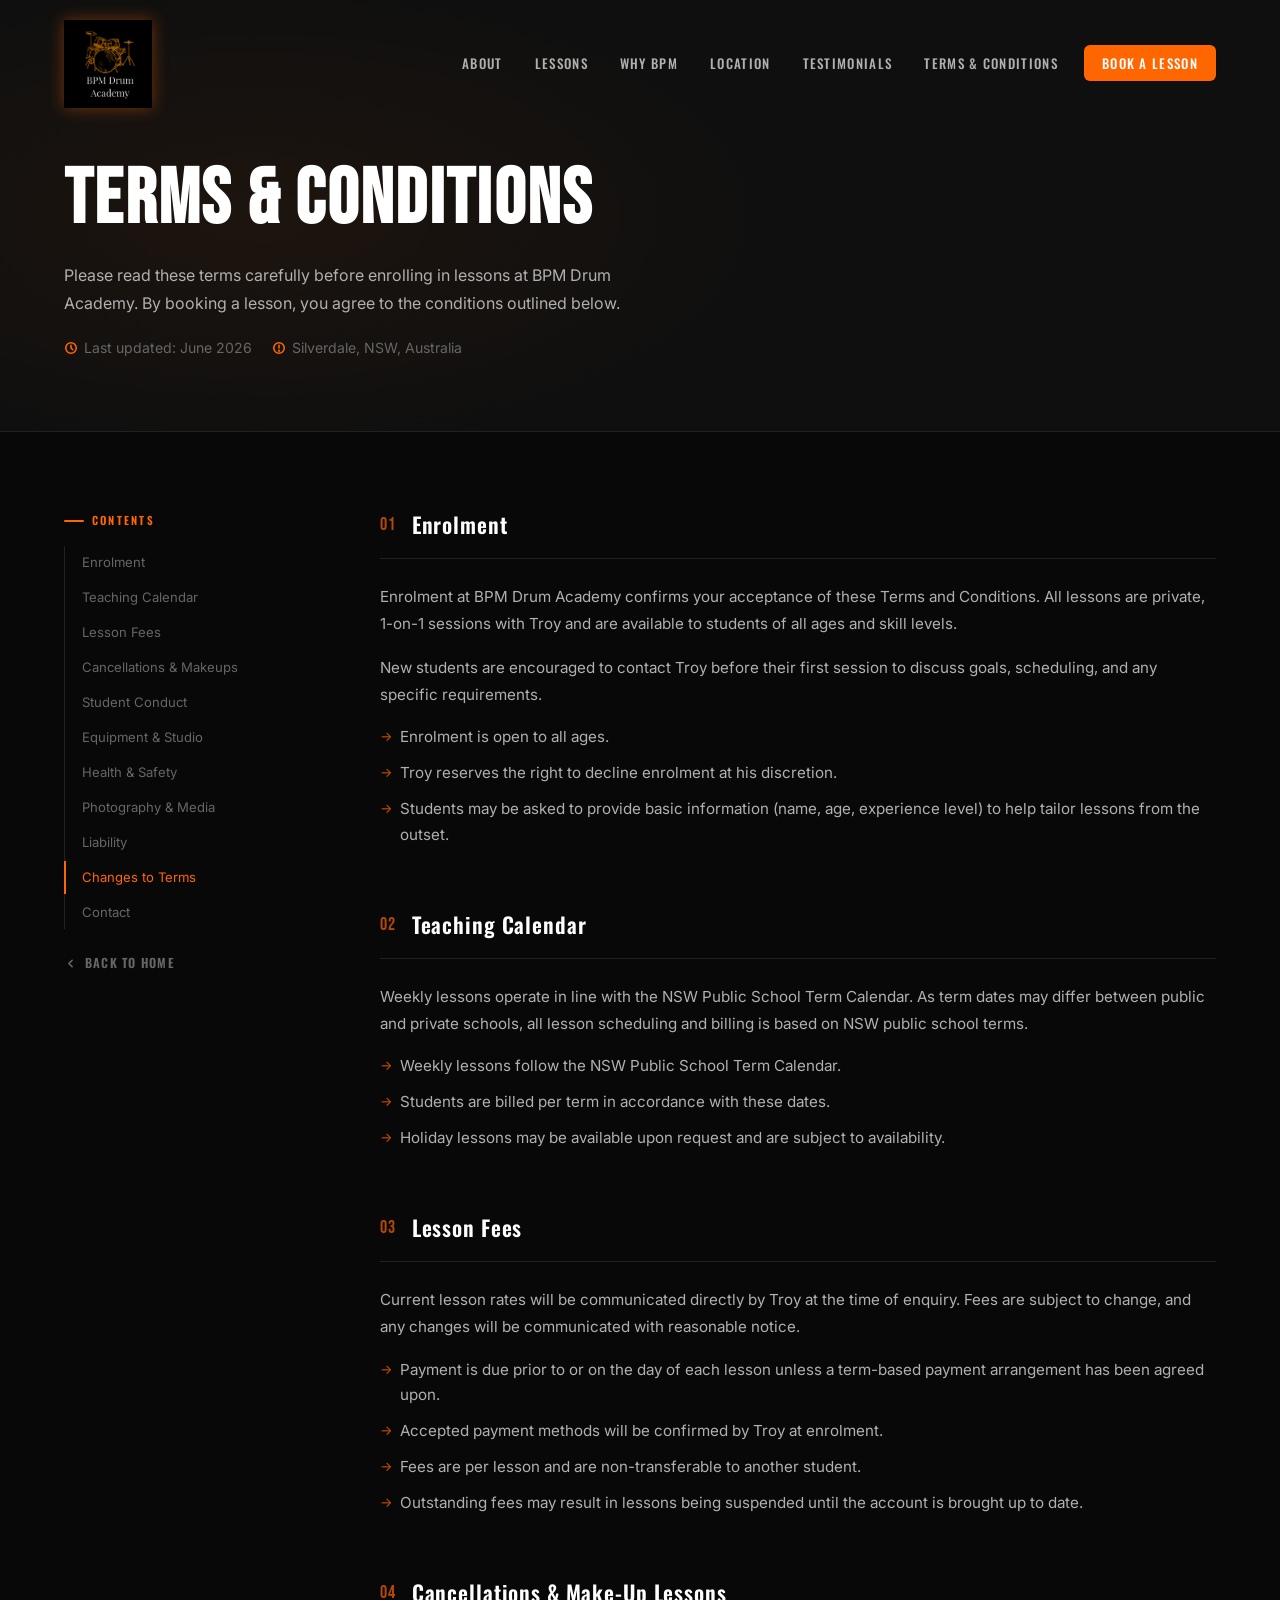
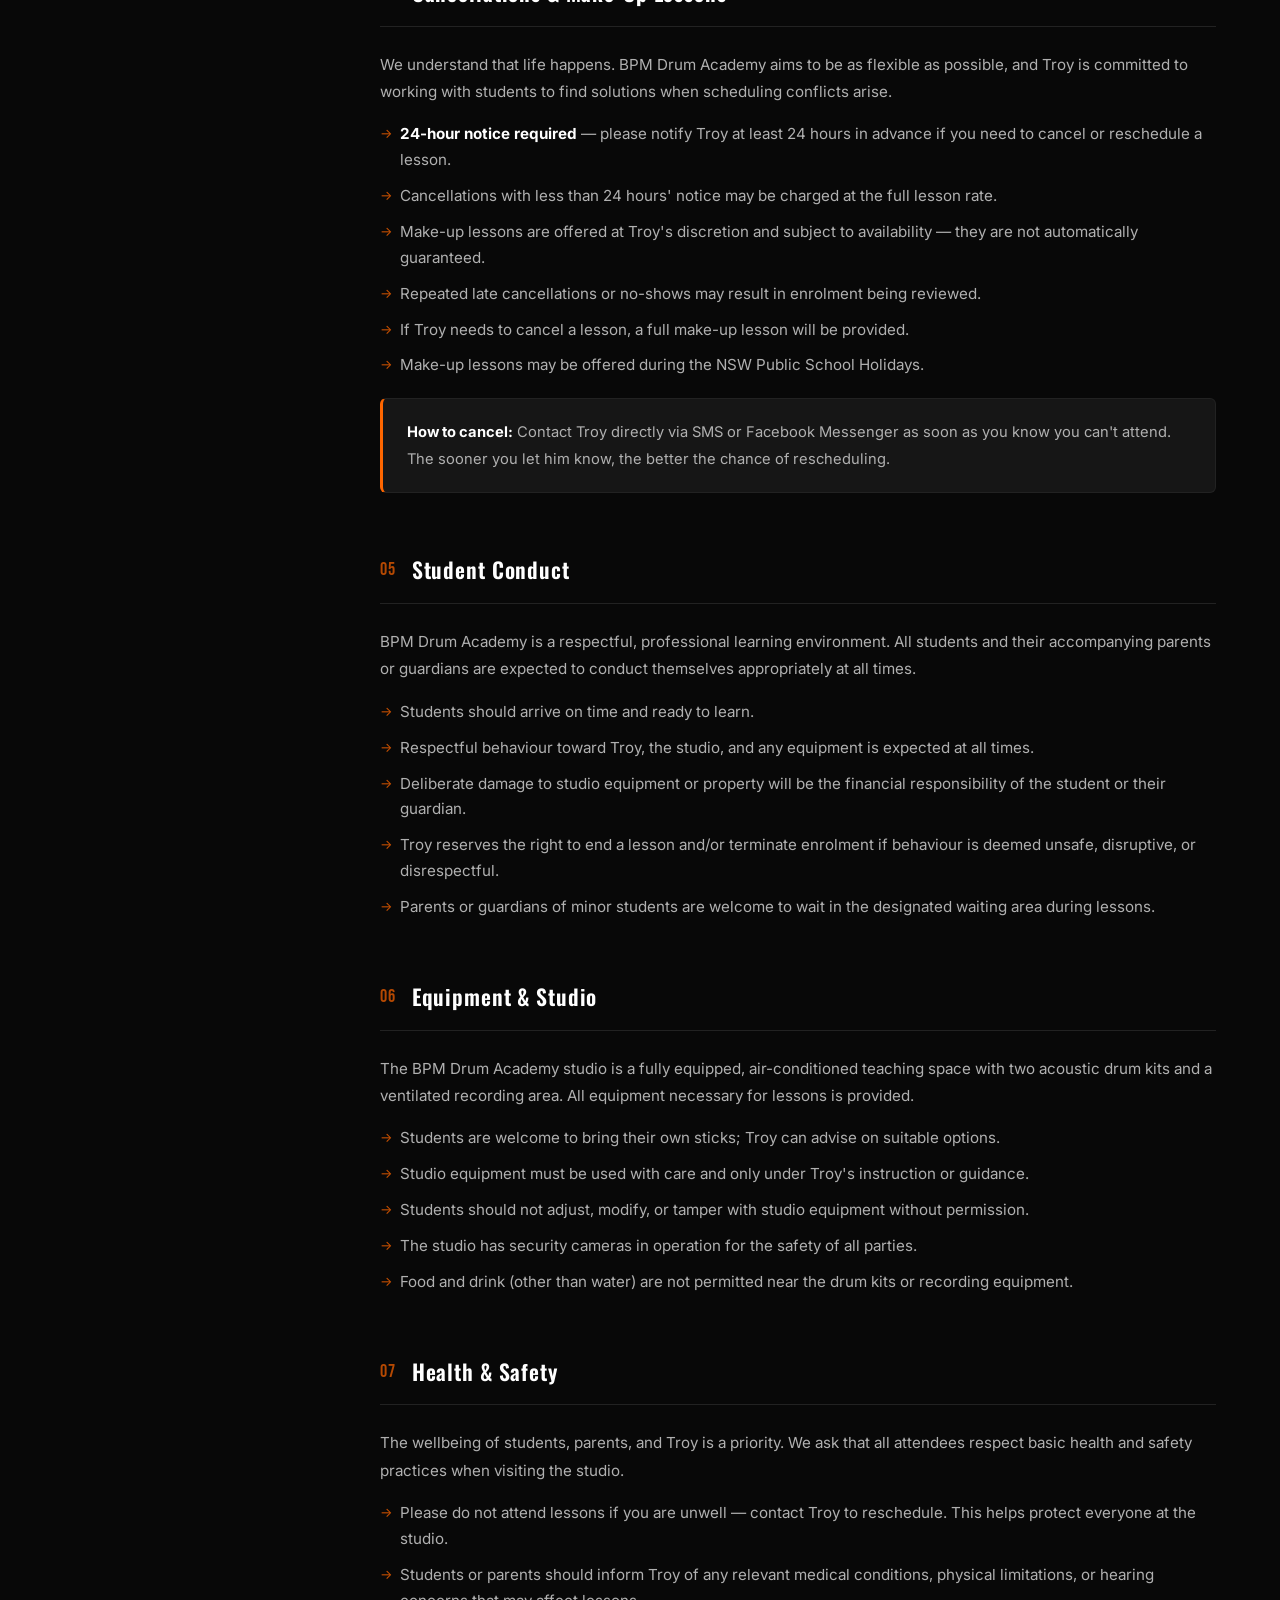
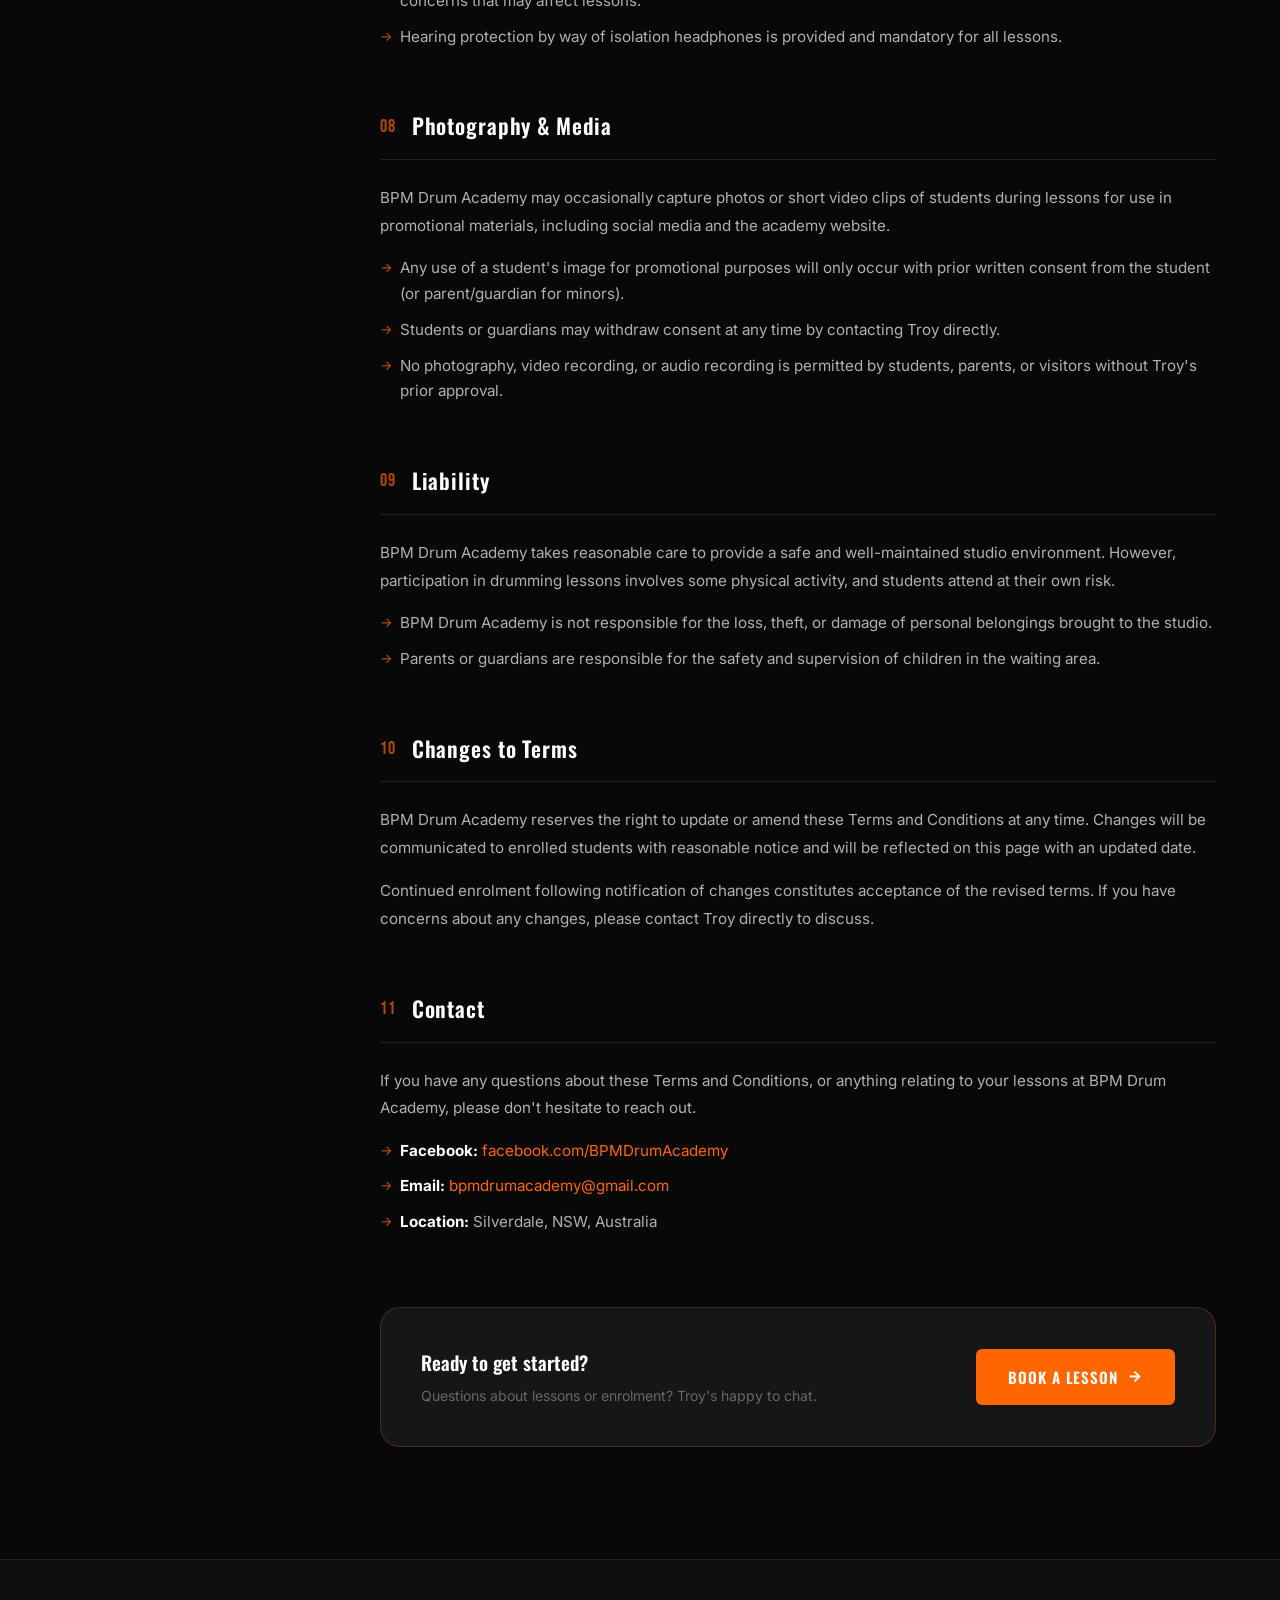
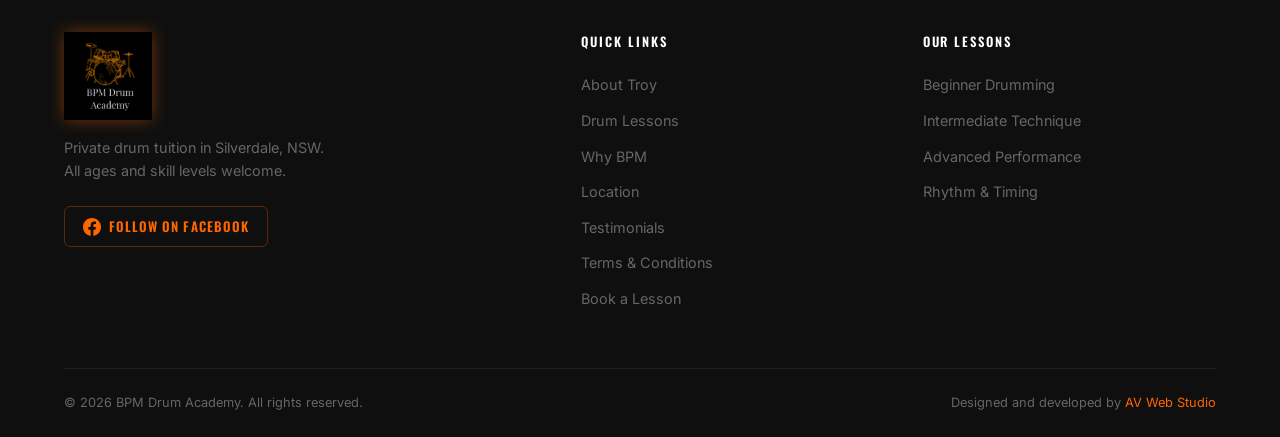
<file: terms.html>
<!DOCTYPE html>
<html lang="en">

<head>
    <meta charset="UTF-8" />
    <meta name="viewport" content="width=device-width, initial-scale=1.0" />
    <title>Terms & Conditions | BPM Drum Academy</title>
    <meta name="description"
        content="Terms and Conditions for BPM Drum Academy — Private drum tuition with Troy in Silverdale, NSW." />
    <link rel="preconnect" href="https://fonts.googleapis.com" />
    <link rel="preconnect" href="https://fonts.gstatic.com" crossorigin />
    <link
        href="https://fonts.googleapis.com/css2?family=Bebas+Neue&family=Inter:wght@300;400;500;600;700&family=Oswald:wght@400;500;600;700&display=swap"
        rel="stylesheet" />
    <link rel="stylesheet" href="style.css" />
    <link rel="icon" type="image/x-icon" href="favicon.png" />
</head>

<body>

    <!-- ===== NAV ===== -->
    <nav id="navbar">
        <div class="nav-container">
            <a href="index.html" class="nav-logo">
                <img src="logo.png" alt="BPM Drum Academy Logo" />
            </a>
            <button class="nav-toggle" id="navToggle" aria-label="Toggle navigation" aria-expanded="false">
                <span></span><span></span><span></span>
            </button>
            <ul class="nav-links" id="navLinks">
                <li><a href="index.html#about">About</a></li>
                <li><a href="index.html#lessons">Lessons</a></li>
                <li><a href="index.html#why-bpm">Why BPM</a></li>
                <li><a href="index.html#location">Location</a></li>
                <li><a href="index.html#testimonials">Testimonials</a></li>
                <li><a href="terms.html" class="active-page">Terms & Conditions</a></li>
                <li><a href="index.html#contact" class="nav-cta">Book a Lesson</a></li>
            </ul>
        </div>
    </nav>

    <!-- ===== TERMS HERO ===== -->
    <section class="terms-hero">
        <div class="container">
            <div class="terms-hero-inner">
                <!-- <div class="section-label">Legal</div> -->
                <h1 class="section-title">Terms &amp; Conditions</h1>
                <p class="body-text" style="max-width: 560px; margin-bottom: 0;">
                    Please read these terms carefully before enrolling in lessons at BPM Drum Academy. By booking a
                    lesson, you agree to the conditions outlined below.
                </p>
                <div class="terms-hero-desc">
                    <span>
                        <svg viewBox="0 0 16 16" fill="none" stroke="currentColor" stroke-width="1.8" width="14"
                            height="14">
                            <circle cx="8" cy="8" r="6" />
                            <path d="M8 5v3l2 2" stroke-linecap="round" stroke-linejoin="round" />
                        </svg>
                        Last updated: June 2026
                    </span>
                    <span>
                        <svg viewBox="0 0 16 16" fill="none" stroke="currentColor" stroke-width="1.8" width="14"
                            height="14">
                            <path d="M8 2C4.686 2 2 4.686 2 8s2.686 6 6 6 6-2.686 6-6-2.686-6-6-6z" />
                            <path d="M8 5v3" stroke-linecap="round" />
                            <circle cx="8" cy="11" r="0.5" fill="currentColor" />
                        </svg>
                        Silverdale, NSW, Australia
                    </span>
                </div>
            </div>
        </div>
    </section>

    <!-- ===== TERMS BODY ===== -->
    <div class="container">
        <div class="terms-layout">

            <!-- Sidebar TOC -->
            <aside class="terms-toc" aria-label="Table of contents">
                <div class="toc-label">Contents</div>
                <ul class="toc-list">
                    <li><a href="#enrolment">Enrolment</a></li>
                    <li><a href="#teaching-calendar">Teaching Calendar</a></li>
                    <li><a href="#lesson-fees">Lesson Fees</a></li>
                    <li><a href="#cancellations">Cancellations &amp; Makeups</a></li>
                    <li><a href="#conduct">Student Conduct</a></li>
                    <li><a href="#equipment">Equipment &amp; Studio</a></li>
                    <li><a href="#health-safety">Health &amp; Safety</a></li>
                    <li><a href="#media">Photography &amp; Media</a></li>
                    <li><a href="#liability">Liability</a></li>
                    <li><a href="#changes">Changes to Terms</a></li>
                    <li><a href="#contact-us">Contact</a></li>
                </ul>
                <a href="index.html" class="toc-back">
                    <svg viewBox="0 0 16 16" fill="none" stroke="currentColor" stroke-width="2" width="13" height="13">
                        <path d="M10 4L6 8l4 4" stroke-linecap="round" stroke-linejoin="round" />
                    </svg>
                    Back to Home
                </a>
            </aside>

            <!-- Main Content -->
            <main class="terms-content">

                <section class="terms-section animate-on-scroll" id="enrolment">
                    <div class="terms-section-header">
                        <span class="terms-section-num">01</span>
                        <h2>Enrolment</h2>
                    </div>
                    <p>Enrolment at BPM Drum Academy confirms your acceptance of these Terms and Conditions. All lessons
                        are private, 1-on-1 sessions with Troy and are available to students of all ages and skill
                        levels.</p>
                    <p>New students are encouraged to contact Troy before their first session to discuss goals,
                        scheduling, and any specific requirements.</p>
                    <ul class="terms-list">
                        <li>Enrolment is open to all ages.</li>
                        <li>Troy reserves the right to decline enrolment at his discretion.</li>
                        <li>Students may be asked to provide basic information (name, age, experience level) to help
                            tailor lessons from the outset.</li>
                    </ul>
                </section>

                <section class="terms-section animate-on-scroll" id="teaching-calendar">
                    <div class="terms-section-header">
                        <span class="terms-section-num">02</span>
                        <h2>Teaching Calendar</h2>
                    </div>
                    <p>Weekly lessons operate in line with the NSW Public School Term Calendar. As term dates may differ between public and private schools, all lesson scheduling and billing is based on NSW public school terms.</p>
                    <ul class="terms-list">
                        <li>Weekly lessons follow the NSW Public School Term Calendar.</li>
                        <li>Students are billed per term in accordance with these dates.</li>
                        <li>Holiday lessons may be available upon request and are subject to availability.</li>
                    </ul>
                </section>

                <section class="terms-section animate-on-scroll" id="lesson-fees">
                    <div class="terms-section-header">
                        <span class="terms-section-num">03</span>
                        <h2>Lesson Fees</h2>
                    </div>
                    <p>Current lesson rates will be communicated directly by Troy at the time of enquiry. Fees are
                        subject to change, and any changes will be communicated with reasonable notice.</p>
                    <ul class="terms-list">
                        <li>Payment is due prior to or on the day of each lesson unless a term-based payment
                            arrangement has been agreed upon.</li>
                        <li>Accepted payment methods will be confirmed by Troy at enrolment.</li>
                        <li>Fees are per lesson and are non-transferable to another student.</li>
                        <li>Outstanding fees may result in lessons being suspended until the account is brought
                            up to date.</li>
                    </ul>
                </section>

                <section class="terms-section animate-on-scroll" id="cancellations">
                    <div class="terms-section-header">
                        <span class="terms-section-num">04</span>
                        <h2>Cancellations &amp; Make-Up Lessons</h2>
                    </div>
                    <p>We understand that life happens. BPM Drum Academy aims to be as flexible as possible, and
                        Troy is committed to working with students to find solutions when scheduling conflicts arise.
                    </p>
                    <ul class="terms-list">
                        <li><strong style="color: var(--text-primary);">24-hour notice required</strong> — please
                            notify Troy at least 24 hours in advance if you need to cancel or reschedule a lesson.
                        </li>
                        <li>Cancellations with less than 24 hours' notice may be charged at the full lesson rate.</li>
                        <li>Make-up lessons are offered at Troy's discretion and subject to availability — they
                            are not automatically guaranteed.</li>
                        <li>Repeated late cancellations or no-shows may result in enrolment being reviewed.</li>
                        <li>If Troy needs to cancel a lesson, a full make-up lesson will be provided.</li>
                        <li>Make-up lessons may be offered during the NSW Public School Holidays.</li>
                    </ul>
                    <div class="terms-highlight-box">
                        <p><strong>How to cancel:</strong> Contact Troy directly via SMS or Facebook Messenger as soon
                            as you know you can't attend. The sooner you let him know, the better
                            the chance of rescheduling.</p>
                    </div>
                </section>

                <section class="terms-section animate-on-scroll" id="conduct">
                    <div class="terms-section-header">
                        <span class="terms-section-num">05</span>
                        <h2>Student Conduct</h2>
                    </div>
                    <p>BPM Drum Academy is a respectful, professional learning environment. All students and their
                        accompanying parents or guardians are expected to conduct themselves appropriately at all
                        times.</p>
                    <ul class="terms-list">
                        <li>Students should arrive on time and ready to learn.</li>
                        <li>Respectful behaviour toward Troy, the studio, and any equipment is expected at all
                            times.</li>
                        <li>Deliberate damage to studio equipment or property will be the financial
                            responsibility of the student or their guardian.</li>
                        <li>Troy reserves the right to end a lesson and/or terminate enrolment if behaviour is
                            deemed unsafe, disruptive, or disrespectful.</li>
                        <li>Parents or guardians of minor students are welcome to wait in the designated
                            waiting area during lessons.</li>
                    </ul>
                </section>

                <section class="terms-section animate-on-scroll" id="equipment">
                    <div class="terms-section-header">
                        <span class="terms-section-num">06</span>
                        <h2>Equipment &amp; Studio</h2>
                    </div>
                    <p>The BPM Drum Academy studio is a fully equipped, air-conditioned teaching space with two
                        acoustic drum kits and a ventilated recording area. All equipment necessary for lessons is
                        provided.</p>
                    <ul class="terms-list">
                        <li>Students are welcome to bring their own sticks; Troy can advise on suitable
                            options.</li>
                        <li>Studio equipment must be used with care and only under Troy's instruction or
                            guidance.</li>
                        <li>Students should not adjust, modify, or tamper with studio equipment without
                            permission.</li>
                        <li>The studio has security cameras in operation for the safety of all parties.</li>
                        <li>Food and drink (other than water) are not permitted near the drum kits or
                            recording equipment.</li>
                    </ul>
                </section>

                <section class="terms-section animate-on-scroll" id="health-safety">
                    <div class="terms-section-header">
                        <span class="terms-section-num">07</span>
                        <h2>Health &amp; Safety</h2>
                    </div>
                    <p>The wellbeing of students, parents, and Troy is a priority. We ask that all attendees
                        respect basic health and safety practices when visiting the studio.</p>
                    <ul class="terms-list">
                        <li>Please do not attend lessons if you are unwell — contact Troy to reschedule.
                            This helps protect everyone at the studio.</li>
                        <li>Students or parents should inform Troy of any relevant medical conditions,
                            physical limitations, or hearing concerns that may affect lessons.</li>
                        <li>Hearing protection by way of isolation headphones is provided and mandatory for all lessons.
                        </li>
                    </ul>
                </section>

                <section class="terms-section animate-on-scroll" id="media">
                    <div class="terms-section-header">
                        <span class="terms-section-num">08</span>
                        <h2>Photography &amp; Media</h2>
                    </div>
                    <p>BPM Drum Academy may occasionally capture photos or short video clips of students
                        during lessons for use in promotional materials, including social media and the academy
                        website.</p>
                    <ul class="terms-list">
                        <li>Any use of a student's image for promotional purposes will only occur with prior
                            written consent from the student (or parent/guardian for minors).</li>
                        <li>Students or guardians may withdraw consent at any time by contacting Troy
                            directly.</li>
                        <li>No photography, video recording, or audio recording is permitted by students, parents, or
                            visitors without Troy's prior approval.</li>
                    </ul>
                </section>

                <section class="terms-section animate-on-scroll" id="liability">
                    <div class="terms-section-header">
                        <span class="terms-section-num">09</span>
                        <h2>Liability</h2>
                    </div>
                    <p>BPM Drum Academy takes reasonable care to provide a safe and well-maintained studio
                        environment. However, participation in drumming lessons involves some physical activity,
                        and students attend at their own risk.</p>
                    <ul class="terms-list">
                        <li>BPM Drum Academy is not responsible for the loss, theft, or damage of personal
                            belongings brought to the studio.</li>
                        <li>Parents or guardians are responsible for the safety and supervision of children
                            in the waiting area.</li>
                    </ul>
                </section>

                <section class="terms-section animate-on-scroll" id="changes">
                    <div class="terms-section-header">
                        <span class="terms-section-num">10</span>
                        <h2>Changes to Terms</h2>
                    </div>
                    <p>BPM Drum Academy reserves the right to update or amend these Terms and Conditions at
                        any time. Changes will be communicated to enrolled students with reasonable notice
                        and will be reflected on this page with an updated date.</p>
                    <p>Continued enrolment following notification of changes constitutes acceptance of the
                        revised terms. If you have concerns about any changes, please contact Troy directly
                        to discuss.</p>
                </section>

                <section class="terms-section animate-on-scroll" id="contact-us">
                    <div class="terms-section-header">
                        <span class="terms-section-num">11</span>
                        <h2>Contact</h2>
                    </div>
                    <p>If you have any questions about these Terms and Conditions, or anything relating to
                        your lessons at BPM Drum Academy, please don't hesitate to reach out.</p>
                    <ul class="terms-list">
                        <li><strong style="color: var(--text-primary);">Facebook:</strong>
                            <a href="https://www.facebook.com/BPMDrumAcademy" target="_blank" rel="noopener noreferrer"
                                style="color: var(--orange); transition: color 0.25s ease;"
                                onmouseover="this.style.color='var(--orange-light)'"
                                onmouseout="this.style.color='var(--orange)'">
                                facebook.com/BPMDrumAcademy
                            </a>
                        </li>
                        <li><strong style="color: var(--text-primary);">Email:</strong>
                            <a href="mailto:bpmdrumacademy@gmail.com"
                                style="color: var(--orange); transition: color 0.25s ease;"
                                onmouseover="this.style.color='var(--orange-light)'"
                                onmouseout="this.style.color='var(--orange)'">
                                bpmdrumacademy@gmail.com
                            </a>
                        </li>
                        <li><strong style="color: var(--text-primary);">Location:</strong> Silverdale, NSW, Australia
                        </li>
                    </ul>
                </section>

                <!-- Bottom CTA -->
                <div class="terms-contact-cta animate-on-scroll">
                    <div class="terms-contact-cta-text">
                        <h3>Ready to get started?</h3>
                        <p>Questions about lessons or enrolment? Troy's happy to chat.</p>
                    </div>
                    <a href="index.html#contact" class="btn btn-primary" style="flex-shrink: 0;">
                        <span>Book a Lesson</span>
                        <svg viewBox="0 0 24 24" fill="none" stroke="currentColor" stroke-width="2.5" width="17"
                            height="17">
                            <path d="M5 12h14M12 5l7 7-7 7" />
                        </svg>
                    </a>
                </div>

            </main>
        </div>
    </div>

    <!-- ===== FOOTER ===== -->
    <footer id="footer">
        <div class="container">
            <div class="footer-top">
                <div class="footer-brand">
                    <div class="footer-logo">
                        <img src="logo.png" alt="BPM Drum Academy Logo" />
                    </div>
                    <p class="footer-tagline">Private drum tuition in Silverdale, NSW.<br>All ages and skill levels
                        welcome.</p>
                    <a href="https://www.facebook.com/BPMDrumAcademy" target="_blank" rel="noopener noreferrer"
                        class="footer-fb-link">
                        <svg viewBox="0 0 24 24" fill="currentColor" width="18" height="18">
                            <path
                                d="M24 12.073c0-6.627-5.373-12-12-12s-12 5.373-12 12c0 5.99 4.388 10.954 10.125 11.854v-8.385H7.078v-3.47h3.047V9.43c0-3.007 1.792-4.669 4.533-4.669 1.312 0 2.686.235 2.686.235v2.953H15.83c-1.491 0-1.956.925-1.956 1.874v2.25h3.328l-.532 3.47h-2.796v8.385C19.612 23.027 24 18.062 24 12.073z" />
                        </svg>
                        Follow on Facebook
                    </a>
                </div>
                <div class="footer-links-col">
                    <h4>Quick Links</h4>
                    <ul>
                        <li><a href="index.html#about">About Troy</a></li>
                        <li><a href="index.html#lessons">Drum Lessons</a></li>
                        <li><a href="index.html#why-bpm">Why BPM</a></li>
                        <li><a href="index.html#location">Location</a></li>
                        <li><a href="index.html#testimonials">Testimonials</a></li>
                        <li><a href="terms.html">Terms & Conditions</a></li>
                        <li><a href="index.html#contact">Book a Lesson</a></li>
                    </ul>
                </div>
                <div class="footer-links-col">
                    <h4>Our Lessons</h4>
                    <ul>
                        <li><a href="index.html#lessons">Beginner Drumming</a></li>
                        <li><a href="index.html#lessons">Intermediate Technique</a></li>
                        <li><a href="index.html#lessons">Advanced Performance</a></li>
                        <li><a href="index.html#lessons">Rhythm &amp; Timing</a></li>
                    </ul>
                </div>
            </div>
            <div class="footer-bottom">
                <p>&copy; 2026 BPM Drum Academy. All rights reserved.</p>
                <p>Designed and developed by <a href="https://adrianv987.github.io/AV-Web-Studio/" target="_blank"
                        rel="noopener noreferrer" class="avws">AV Web Studio</a></p>
            </div>
        </div>
    </footer>

    <button id="backToTop" class="back-to-top" aria-label="Back to top">
        <svg viewBox="0 0 24 24" fill="none" stroke="currentColor" stroke-width="2.5" width="18" height="18">
            <path d="M12 19V5M5 12l7-7 7 7" />
        </svg>
    </button>

    <script>
        // ── Navbar scroll ──
        const navbar = document.getElementById('navbar');
        window.addEventListener('scroll', () => {
            navbar.classList.toggle('scrolled', window.scrollY > 40);
        }, { passive: true });

        // ── Mobile nav toggle ──
        const navToggle = document.getElementById('navToggle');
        const navLinks = document.getElementById('navLinks');
        navToggle.addEventListener('click', () => {
            const open = navLinks.classList.toggle('open');
            navToggle.classList.toggle('open', open);
            navToggle.setAttribute('aria-expanded', open);
        });

        // ── Back to top ──
        const backToTop = document.getElementById('backToTop');
        window.addEventListener('scroll', () => {
            backToTop.classList.toggle('visible', window.scrollY > 400);
        }, { passive: true });
        backToTop.addEventListener('click', () => {
            window.scrollTo({ top: 0, behavior: 'smooth' });
        });

        // ── Animate on scroll ──
        const observer = new IntersectionObserver((entries) => {
            entries.forEach(entry => {
                if (entry.isIntersecting) {
                    entry.target.classList.add('visible');
                    observer.unobserve(entry.target);
                }
            });
        }, { threshold: 0.1, rootMargin: '0px 0px -40px 0px' });

        document.querySelectorAll('.animate-on-scroll').forEach(el => observer.observe(el));

        // ── Active TOC link on scroll ──
        const tocLinks = document.querySelectorAll('.toc-list a');
        const sections = document.querySelectorAll('.terms-section');

        const tocObserver = new IntersectionObserver((entries) => {
            entries.forEach(entry => {
                if (entry.isIntersecting) {
                    tocLinks.forEach(link => link.classList.remove('active'));
                    const activeLink = document.querySelector(`.toc-list a[href="#${entry.target.id}"]`);
                    if (activeLink) activeLink.classList.add('active');
                }
            });
        }, { rootMargin: '-20% 0px -60% 0px' });

        sections.forEach(section => tocObserver.observe(section));
    </script>

</body>

</html>
</file>
<file: style.css>
/* =====================================================
   BPM Drum Academy — style.css
   ===================================================== */

/* ── Reset & Base ── */
*,
*::before,
*::after {
    box-sizing: border-box;
    margin: 0;
    padding: 0;
}

:root {
    --black: #080808;
    --dark: #0f0f0f;
    --dark-card: #161616;
    --dark-border: #222222;
    --dark-hover: #1e1e1e;
    --orange: #ff6600;
    --orange-light: #ff8833;
    --orange-dim: #cc5200;
    --orange-glow: rgba(255, 102, 0, 0.18);
    --orange-glow2: rgba(255, 102, 0, 0.35);
    --text-primary: #ffffff;
    --text-sec: #b0b0b0;
    --text-muted: #666666;
    --radius-sm: 6px;
    --radius-md: 12px;
    --radius-lg: 20px;
    --transition: 0.25s ease;
    --transition-slow: 0.4s ease;
}

html {
    scroll-behavior: smooth;
}

body {
    font-family: 'Inter', system-ui, -apple-system, sans-serif;
    background-color: var(--black);
    color: var(--text-primary);
    line-height: 1.6;
    -webkit-font-smoothing: antialiased;
    overflow-x: hidden;
}

img {
    display: block;
    max-width: 100%;
}

a {
    text-decoration: none;
    color: inherit;
}

ul {
    list-style: none;
}

/* ── Typography ── */
.section-label {
    display: inline-flex;
    align-items: center;
    gap: 10px;
    font-family: 'Oswald', sans-serif;
    font-size: 0.75rem;
    font-weight: 600;
    letter-spacing: 0.2em;
    text-transform: uppercase;
    color: var(--orange);
    margin-bottom: 12px;
}

.section-label::before {
    content: '';
    display: block;
    width: 28px;
    height: 2px;
    background: var(--orange);
    border-radius: 2px;
}

.section-title {
    font-family: 'Bebas Neue', sans-serif;
    font-size: clamp(2.4rem, 5vw, 3.5rem);
    letter-spacing: 0.03em;
    line-height: 1.05;
    color: var(--text-primary);
}

.section-header {
    text-align: center;
    max-width: 640px;
    margin: 0 auto 64px;
}

.section-header .section-title {
    margin-bottom: 16px;
}

.section-desc {
    color: var(--text-sec);
    font-size: 1.05rem;
    line-height: 1.7;
}

.body-text {
    color: var(--text-sec);
    line-height: 1.75;
    margin-bottom: 16px;
}

/* ── Layout ── */
.container {
    width: 100%;
    max-width: 1200px;
    margin: 0 auto;
    padding: 0 24px;
}

.section {
    padding: 112px 0;
}

.section-dark {
    background-color: var(--dark);
}

/* ── Buttons ── */
.btn {
    display: inline-flex;
    align-items: center;
    gap: 8px;
    font-family: 'Oswald', sans-serif;
    font-size: 0.95rem;
    font-weight: 600;
    letter-spacing: 0.06em;
    text-transform: uppercase;
    padding: 14px 30px;
    border-radius: var(--radius-sm);
    border: 2px solid transparent;
    cursor: pointer;
    transition: all var(--transition);
    white-space: nowrap;
    position: relative;
    overflow: hidden;
}

.btn-primary {
    background: var(--orange);
    color: #fff;
    border-color: var(--orange);
}

.btn-primary:hover {
    background: var(--orange-light);
    border-color: var(--orange-light);
    box-shadow: 0 0 28px var(--orange-glow2), 0 4px 20px rgba(255, 102, 0, 0.25);
    transform: translateY(-2px);
}

.btn-outline {
    background: transparent;
    color: var(--text-primary);
    border-color: rgba(255, 255, 255, 0.3);
}

.btn-outline:hover {
    background: rgba(255, 255, 255, 0.07);
    border-color: rgba(255, 255, 255, 0.6);
    transform: translateY(-2px);
}

.btn-full {
    width: 100%;
    justify-content: center;
}

/* ── Animations ── */
.animate-on-scroll {
    opacity: 0;
    transform: translateY(32px);
    transition: opacity 0.65s ease, transform 0.65s ease;
}

.animate-on-scroll.visible {
    opacity: 1;
    transform: translateY(0);
}

/* ── NAVBAR ── */
.nav-logo img {
    width: 5.5rem;
    height: auto;
    object-fit: contain;
    filter: drop-shadow(0 0 8px rgba(255, 102, 0, 0.4));
}

#navbar {
    position: fixed;
    top: 0;
    left: 0;
    right: 0;
    z-index: 999;
    padding: 20px 0;
    transition: background var(--transition-slow), padding var(--transition), box-shadow var(--transition-slow);
}

#navbar.scrolled {
    background: rgba(8, 8, 8, 0.97);
    backdrop-filter: blur(16px);
    -webkit-backdrop-filter: blur(16px);
    padding: 12px 0;
    box-shadow: 0 1px 0 var(--dark-border), 0 4px 24px rgba(0, 0, 0, 0.5);
}

.nav-container {
    display: flex;
    align-items: center;
    justify-content: space-between;
    max-width: 1200px;
    margin: 0 auto;
    padding: 0 24px;
}

.nav-logo {
    display: flex;
    align-items: baseline;
    gap: 7px;
    text-decoration: none;
}

.logo-bpm {
    font-family: 'Bebas Neue', sans-serif;
    font-size: 1.7rem;
    letter-spacing: 0.08em;
    color: var(--orange);
    line-height: 1;
    text-shadow: 0 0 20px rgba(255, 102, 0, 0.4);
}

.logo-text {
    font-family: 'Oswald', sans-serif;
    font-size: 0.9rem;
    font-weight: 500;
    letter-spacing: 0.12em;
    text-transform: uppercase;
    color: var(--text-sec);
}

.nav-links {
    display: flex;
    align-items: center;
    gap: 4px;
}

.nav-links li a {
    font-family: 'Oswald', sans-serif;
    font-size: 0.82rem;
    font-weight: 500;
    letter-spacing: 0.1em;
    text-transform: uppercase;
    color: var(--text-sec);
    padding: 8px 14px;
    border-radius: var(--radius-sm);
    transition: color var(--transition), background var(--transition);
}

.nav-links li a:hover {
    color: var(--text-primary);
    background: rgba(255, 255, 255, 0.06);
}

.nav-links li a.nav-cta {
    color: #fff;
    background: var(--orange);
    padding: 8px 18px;
    margin-left: 8px;
}

.nav-links li a.nav-cta:hover {
    background: var(--orange-light);
    box-shadow: 0 0 18px var(--orange-glow2);
    color: #fff;
}

.nav-toggle {
    display: none;
    flex-direction: column;
    gap: 5px;
    background: none;
    border: none;
    cursor: pointer;
    padding: 4px;
}

.nav-toggle span {
    display: block;
    width: 24px;
    height: 2px;
    background: var(--text-primary);
    border-radius: 2px;
    transition: all var(--transition);
}

.nav-toggle.open span:nth-child(1) {
    transform: translateY(7px) rotate(45deg);
}

.nav-toggle.open span:nth-child(2) {
    opacity: 0;
}

.nav-toggle.open span:nth-child(3) {
    transform: translateY(-7px) rotate(-45deg);
}

/* ── HERO ── */
#hero {
    position: relative;
    min-height: 100vh;
    display: flex;
    align-items: center;
    justify-content: center;
    overflow: hidden;
    background: var(--black);
}

#soundwaveCanvas {
    position: absolute;
    inset: 0;
    width: 100%;
    height: 100%;
}

.hero-overlay {
    position: absolute;
    inset: 0;
    background: radial-gradient(ellipse 80% 70% at 50% 60%, rgba(255, 102, 0, 0.07) 0%, transparent 70%),
        linear-gradient(180deg, rgba(8, 8, 8, 0.2) 0%, rgba(8, 8, 8, 0.7) 100%);
    pointer-events: none;
}

.hero-content {
    position: relative;
    z-index: 2;
    text-align: center;
    padding: 120px 24px 80px;
    max-width: 860px;
    margin: 0 auto;
}

.hero-badge {
    display: inline-flex;
    align-items: center;
    gap: 8px;
    font-family: 'Oswald', sans-serif;
    font-size: 0.75rem;
    letter-spacing: 0.18em;
    text-transform: uppercase;
    color: var(--orange-light);
    background: rgba(255, 102, 0, 0.1);
    border: 1px solid rgba(255, 102, 0, 0.25);
    padding: 7px 16px;
    border-radius: 50px;
    margin-bottom: 28px;
}

.badge-dot {
    width: 6px;
    height: 6px;
    background: var(--orange);
    border-radius: 50%;
    animation: pulse-dot 2s ease-in-out infinite;
}

@keyframes pulse-dot {

    0%,
    100% {
        opacity: 1;
        transform: scale(1);
    }

    50% {
        opacity: 0.5;
        transform: scale(0.7);
    }
}

.hero-title {
    display: flex;
    flex-direction: column;
    align-items: center;
    line-height: 1;
    margin-bottom: 20px;
}

.title-bpm {
    font-family: 'Bebas Neue', sans-serif;
    font-size: clamp(5rem, 16vw, 12rem);
    letter-spacing: 0.05em;
    text-shadow: 0 0 60px rgba(31, 218, 105, 0.5), 0 0 120px rgba(31, 218, 105, 0.2);
    color: var(--orange);
    text-shadow: 0 0 60px rgba(255, 102, 0, 0.5), 0 0 120px rgba(255, 102, 0, 0.2);
    line-height: 0.9;
}

.title-drum {
    font-family: 'Bebas Neue', sans-serif;
    font-size: clamp(2rem, 6vw, 4.2rem);
    letter-spacing: 0.2em;
    color: var(--text-primary);
    line-height: 1.2;
}

.hero-subtitle {
    font-family: 'Oswald', sans-serif;
    font-size: clamp(0.9rem, 2.5vw, 1.15rem);
    font-weight: 400;
    letter-spacing: 0.15em;
    text-transform: uppercase;
    color: var(--text-sec);
    margin-bottom: 12px;
}

.hero-tagline {
    font-size: 1.05rem;
    color: var(--text-muted);
    margin-bottom: 44px;
    font-style: italic;
}

.hero-buttons {
    display: flex;
    gap: 16px;
    justify-content: center;
    flex-wrap: wrap;
}

.hero-scroll {
    position: absolute;
    bottom: 32px;
    left: 50%;
    transform: translateX(-50%);
    display: flex;
    flex-direction: column;
    align-items: center;
    gap: 6px;
    font-family: 'Oswald', sans-serif;
    font-size: 0.7rem;
    letter-spacing: 0.15em;
    text-transform: uppercase;
    color: var(--text-muted);
    z-index: 3;
    transition: color var(--transition);
    animation: hero-scroll-bounce 2.5s ease-in-out infinite;
}

.hero-scroll:hover {
    color: var(--orange);
}

@keyframes hero-scroll-bounce {

    0%,
    100% {
        transform: translateX(-50%) translateY(0);
    }

    50% {
        transform: translateX(-50%) translateY(6px);
    }
}

/* ── ABOUT ── */
.about-grid {
    display: grid;
    grid-template-columns: 1fr 1fr;
    gap: 80px;
    align-items: center;
}

.about-img-wrap {
    position: relative;
    border-radius: var(--radius-lg);
    overflow: hidden;
}

.about-img-wrap img {
    width: 100%;
    height: 480px;
    object-fit: cover;
    display: block;
    border-radius: var(--radius-lg);
    filter: brightness(0.85) contrast(1.05);
    transition: transform 0.6s ease, filter 0.6s ease;
}

.about-img-wrap:hover img {
    transform: scale(1.03);
    filter: brightness(0.9) contrast(1.05);
}

.img-accent-bar {
    position: absolute;
    bottom: 0;
    left: 0;
    right: 0;
    height: 4px;
    background: linear-gradient(90deg, var(--orange), var(--orange-light), transparent);
}

.about-stats {
    display: grid;
    grid-template-columns: repeat(3, 1fr);
    gap: 12px;
    margin-top: 16px;
}

.stat-card {
    background: var(--dark-card);
    border: 1px solid var(--dark-border);
    border-radius: var(--radius-md);
    padding: 20px 12px;
    text-align: center;
    transition: border-color var(--transition), box-shadow var(--transition);
}

.stat-card:hover {
    border-color: var(--orange-dim);
    box-shadow: 0 0 20px var(--orange-glow);
}

.stat-num {
    display: block;
    font-family: 'Bebas Neue', sans-serif;
    font-size: 2rem;
    color: var(--orange);
    letter-spacing: 0.05em;
    line-height: 1;
    margin-bottom: 4px;
}

.stat-label {
    display: block;
    font-size: 0.7rem;
    font-weight: 500;
    letter-spacing: 0.1em;
    text-transform: uppercase;
    color: var(--text-muted);
}

.about-content {
    display: flex;
    flex-direction: column;
    gap: 0;
}

.about-content .section-title {
    margin-bottom: 24px;
}

.about-features {
    margin: 24px 0 32px;
    display: flex;
    flex-direction: column;
    gap: 12px;
}

.about-features li {
    display: flex;
    align-items: flex-start;
    gap: 12px;
    color: var(--text-sec);
    font-size: 0.95rem;
    line-height: 1.5;
}

.feature-bullet {
    flex-shrink: 0;
    width: 6px;
    height: 6px;
    background: var(--orange);
    border-radius: 50%;
    margin-top: 8px;
}

/* ── LESSONS ── */
.lessons-grid {
    display: grid;
    grid-template-columns: repeat(2, 1fr);
    gap: 24px;
}

.lesson-card {
    background: var(--dark-card);
    border: 1px solid var(--dark-border);
    border-radius: var(--radius-lg);
    padding: 36px 32px;
    position: relative;
    transition: border-color var(--transition-slow), box-shadow var(--transition-slow), transform var(--transition);
    overflow: hidden;
}

.lesson-card::before {
    content: '';
    position: absolute;
    top: 0;
    left: 0;
    right: 0;
    height: 3px;
    background: linear-gradient(90deg, transparent, var(--orange-dim), transparent);
    opacity: 0;
    transition: opacity var(--transition-slow);
}

.lesson-card:hover {
    border-color: rgba(255, 102, 0, 0.3);
    box-shadow: 0 8px 48px rgba(0, 0, 0, 0.4), 0 0 32px var(--orange-glow);
    transform: translateY(-4px);
}

.lesson-card:hover::before {
    opacity: 1;
}

.lesson-card.featured {
    border-color: rgba(255, 102, 0, 0.4);
    background: linear-gradient(135deg, var(--dark-card) 0%, rgba(255, 102, 0, 0.06) 100%);
}

.lesson-card.featured::before {
    opacity: 1;
    background: linear-gradient(90deg, transparent, var(--orange), transparent);
}

.card-badge {
    position: absolute;
    top: 20px;
    right: 20px;
    background: var(--orange);
    color: #fff;
    font-family: 'Oswald', sans-serif;
    font-size: 0.68rem;
    font-weight: 600;
    letter-spacing: 0.1em;
    text-transform: uppercase;
    padding: 4px 10px;
    border-radius: 50px;
}

.card-number {
    font-family: 'Bebas Neue', sans-serif;
    font-size: 4rem;
    color: rgba(255, 102, 0, 0.08);
    line-height: 1;
    position: absolute;
    top: 20px;
    left: 28px;
    pointer-events: none;
    transition: color var(--transition-slow);
}

.lesson-card:hover .card-number {
    color: rgba(255, 102, 0, 0.15);
}

.card-icon-wrap {
    color: var(--orange);
    margin-bottom: 16px;
    position: relative;
    z-index: 1;
}

.lesson-card h3 {
    font-family: 'Oswald', sans-serif;
    font-size: 1.3rem;
    font-weight: 600;
    letter-spacing: 0.05em;
    color: var(--text-primary);
    margin-bottom: 12px;
}

.lesson-card p {
    color: var(--text-sec);
    font-size: 0.93rem;
    line-height: 1.7;
    margin-bottom: 20px;
}

.card-list {
    display: flex;
    flex-direction: column;
    gap: 7px;
}

.card-list li {
    font-size: 0.88rem;
    color: var(--text-muted);
    padding-left: 16px;
    position: relative;
    line-height: 1.4;
}

.card-list li::before {
    content: '→';
    position: absolute;
    left: 0;
    color: var(--orange-dim);
    font-size: 0.8rem;
}

.lessons-cta {
    text-align: center;
    margin-top: 48px;
}

/* ── WHY BPM ── */
.why-grid {
    display: grid;
    grid-template-columns: repeat(3, 1fr);
    gap: 20px;
}

.why-card {
    background: var(--dark-card);
    border: 1px solid var(--dark-border);
    border-radius: var(--radius-md);
    padding: 32px 28px;
    transition: border-color var(--transition), box-shadow var(--transition), transform var(--transition);
}

.why-card:hover {
    border-color: rgba(255, 102, 0, 0.3);
    box-shadow: 0 4px 32px var(--orange-glow);
    transform: translateY(-3px);
}

.why-icon-wrap {
    width: 52px;
    height: 52px;
    background: var(--orange-glow);
    border: 1px solid rgba(255, 102, 0, 0.2);
    border-radius: var(--radius-sm);
    display: flex;
    align-items: center;
    justify-content: center;
    color: var(--orange);
    margin-bottom: 20px;
    transition: background var(--transition), box-shadow var(--transition);
}

.why-card:hover .why-icon-wrap {
    background: rgba(255, 102, 0, 0.15);
    box-shadow: 0 0 16px var(--orange-glow);
}

.why-card h3 {
    font-family: 'Oswald', sans-serif;
    font-size: 1.1rem;
    font-weight: 600;
    letter-spacing: 0.04em;
    color: var(--text-primary);
    margin-bottom: 10px;
}

.why-card p {
    color: var(--text-sec);
    font-size: 0.92rem;
    line-height: 1.7;
}

/* ── LOCATION ── */
.location-grid {
    display: grid;
    grid-template-columns: 1fr 1.4fr;
    gap: 48px;
    align-items: start;
}

.location-detail-list {
    display: flex;
    flex-direction: column;
    gap: 0;
    margin-bottom: 32px;
    background: var(--dark-card);
    border: 1px solid var(--dark-border);
    border-radius: var(--radius-md);
    overflow: hidden;
}

.location-detail {
    display: flex;
    align-items: center;
    gap: 16px;
    padding: 20px 24px;
    border-bottom: 1px solid var(--dark-border);
    transition: background var(--transition);
}

.location-detail:last-child {
    border-bottom: none;
}

.location-detail:hover {
    background: var(--dark-hover);
}

.loc-icon-wrap {
    flex-shrink: 0;
    width: 40px;
    height: 40px;
    display: flex;
    align-items: center;
    justify-content: center;
    background: var(--orange-glow);
    border-radius: var(--radius-sm);
    color: var(--orange);
}

.loc-detail-body {
    display: flex;
    flex-direction: column;
    gap: 2px;
}

.loc-detail-body strong {
    font-size: 0.8rem;
    font-weight: 600;
    letter-spacing: 0.08em;
    text-transform: uppercase;
    color: var(--text-primary);
}

.loc-detail-body span {
    font-size: 0.9rem;
    color: var(--text-sec);
}

.map-placeholder {
    background: var(--dark-card);
    border: 1px solid var(--dark-border);
    border-radius: var(--radius-lg);
    min-height: 360px;
    position: relative;
    overflow: hidden;
    display: flex;
    flex-direction: column;
    align-items: center;
    justify-content: center;
    gap: 0;
}

.map-grid-lines {
    position: absolute;
    inset: 0;
    pointer-events: none;
}

.map-road {
    position: absolute;
    background: rgba(255, 255, 255, 0.04);
}

.map-road-h {
    height: 2px;
    width: 100%;
}

.map-road-v {
    width: 2px;
    height: 100%;
}

.map-road-h1 {
    top: 35%;
}

.map-road-h2 {
    top: 65%;
}

.map-road-v1 {
    left: 30%;
}

.map-road-v2 {
    left: 70%;
}

.map-pin-container {
    position: relative;
    display: flex;
    flex-direction: column;
    align-items: center;
    z-index: 2;
}

.map-pin-pulse-ring {
    position: absolute;
    top: 50%;
    left: 50%;
    transform: translate(-50%, -50%);
    width: 80px;
    height: 80px;
    border-radius: 50%;
    background: var(--orange-glow);
    animation: pulse-ring 2.5s ease-out infinite;
}

@keyframes pulse-ring {
    0% {
        transform: translate(-50%, -50%) scale(0.5);
        opacity: 0.8;
    }

    100% {
        transform: translate(-50%, -50%) scale(1.8);
        opacity: 0;
    }
}

.map-pin-dot {
    color: var(--orange);
    filter: drop-shadow(0 0 12px rgba(255, 102, 0, 0.6));
    position: relative;
    z-index: 1;
}

.map-label-bubble {
    background: var(--dark-card);
    border: 1px solid rgba(255, 102, 0, 0.3);
    border-radius: var(--radius-sm);
    padding: 10px 16px;
    text-align: center;
    margin-top: 12px;
    box-shadow: 0 4px 20px rgba(0, 0, 0, 0.4);
}

.map-label-bubble strong {
    display: block;
    font-size: 0.9rem;
    font-weight: 600;
    color: var(--text-primary);
    margin-bottom: 2px;
}

.map-label-bubble span {
    font-size: 0.8rem;
    color: var(--text-sec);
}

.map-contact-note {
    font-size: 0.82rem;
    color: var(--text-muted);
    text-align: center;
    padding: 16px 24px 20px;
    line-height: 1.5;
}

/* ── TESTIMONIALS ── */
.testimonials-grid {
    display: grid;
    grid-template-columns: repeat(3, 1fr);
    gap: 24px;
}

.testimonial-card {
    background: var(--dark-card);
    border: 1px solid var(--dark-border);
    border-radius: var(--radius-lg);
    padding: 36px 32px;
    position: relative;
    transition: border-color var(--transition), box-shadow var(--transition), transform var(--transition);
}

.testimonial-card:hover {
    border-color: rgba(255, 102, 0, 0.25);
    box-shadow: 0 8px 40px rgba(0, 0, 0, 0.3);
    transform: translateY(-3px);
}

.testimonial-card.featured {
    border-color: rgba(255, 102, 0, 0.35);
    background: linear-gradient(135deg, var(--dark-card), rgba(255, 102, 0, 0.05));
}

.quote-mark {
    font-family: 'Bebas Neue', sans-serif;
    font-size: 5rem;
    color: var(--orange-dim);
    line-height: 0.8;
    opacity: 0.5;
    margin-bottom: 12px;
    display: block;
}

.testimonial-card p {
    color: var(--text-sec);
    font-size: 0.97rem;
    line-height: 1.75;
    font-style: italic;
    margin-bottom: 28px;
    flex: 1;
}

.testimonial-author {
    display: flex;
    align-items: center;
    gap: 14px;
    border-top: 1px solid var(--dark-border);
    padding-top: 20px;
}

.author-avatar {
    width: 44px;
    height: 44px;
    background: linear-gradient(135deg, var(--orange-dim), var(--orange));
    border-radius: 50%;
    display: flex;
    align-items: center;
    justify-content: center;
    font-family: 'Oswald', sans-serif;
    font-size: 0.85rem;
    font-weight: 600;
    color: #fff;
    flex-shrink: 0;
    letter-spacing: 0.05em;
}

.author-info {
    display: flex;
    flex-direction: column;
    gap: 2px;
}

.author-info strong {
    font-size: 0.9rem;
    font-weight: 600;
    color: var(--text-primary);
}

.author-info span {
    font-size: 0.78rem;
    color: var(--text-muted);
    letter-spacing: 0.04em;
}

/* ── CONTACT ── */
.contact-grid {
    display: grid;
    grid-template-columns: 1.3fr 1fr;
    gap: 48px;
    align-items: start;
}

.contact-form-wrap {
    background: var(--dark-card);
    border: 1px solid var(--dark-border);
    border-radius: var(--radius-lg);
    padding: 40px;
}

.contact-form {
    display: flex;
    flex-direction: column;
    gap: 20px;
}

.form-row {
    display: grid;
    grid-template-columns: 1fr 1fr;
    gap: 20px;
}

.form-group {
    display: flex;
    flex-direction: column;
    gap: 8px;
}

.form-group label {
    font-size: 0.8rem;
    font-weight: 600;
    letter-spacing: 0.08em;
    text-transform: uppercase;
    color: var(--text-sec);
}

.form-group input,
.form-group select,
.form-group textarea {
    background: rgba(255, 255, 255, 0.04);
    border: 1px solid var(--dark-border);
    border-radius: var(--radius-sm);
    padding: 12px 16px;
    font-family: 'Inter', sans-serif;
    font-size: 0.95rem;
    color: var(--text-primary);
    outline: none;
    transition: border-color var(--transition), box-shadow var(--transition), background var(--transition);
    width: 100%;
}

.form-group input::placeholder,
.form-group textarea::placeholder {
    color: var(--text-muted);
}

.form-group select {
    cursor: pointer;
    appearance: none;
    background-image: url("data:image/svg+xml,%3Csvg xmlns='http://www.w3.org/2000/svg' width='12' height='12' viewBox='0 0 24 24' fill='none' stroke='%23666' stroke-width='2'%3E%3Cpath d='M6 9l6 6 6-6'/%3E%3C/svg%3E");
    background-repeat: no-repeat;
    background-position: right 14px center;
    padding-right: 40px;
}

.form-group select option {
    background: var(--dark);
    color: var(--text-primary);
}

.form-group input:focus,
.form-group select:focus,
.form-group textarea:focus {
    border-color: var(--orange);
    box-shadow: 0 0 0 3px var(--orange-glow);
    background: rgba(255, 102, 0, 0.04);
}

.form-group textarea {
    resize: vertical;
    min-height: 120px;
    line-height: 1.6;
}

.form-note {
    text-align: center;
    font-size: 0.8rem;
    color: var(--text-muted);
    line-height: 1.5;
}

.contact-fb-card {
    background: var(--dark-card);
    border: 1px solid rgba(255, 102, 0, 0.25);
    border-radius: var(--radius-lg);
    padding: 32px 28px;
    text-align: center;
    margin-bottom: 20px;
    position: relative;
    overflow: hidden;
}

.fb-icon-bg {
    color: rgba(255, 102, 0, 0.08);
    position: absolute;
    top: -16px;
    right: -16px;
    pointer-events: none;
}

.contact-fb-card h3 {
    font-family: 'Oswald', sans-serif;
    font-size: 1.25rem;
    font-weight: 600;
    color: var(--text-primary);
    margin-bottom: 12px;
    position: relative;
}

.contact-fb-card p {
    font-size: 0.9rem;
    color: var(--text-sec);
    line-height: 1.65;
    margin-bottom: 24px;
    position: relative;
}

.contact-quick-facts {
    display: flex;
    flex-direction: column;
    gap: 12px;
}

.quick-fact {
    display: flex;
    align-items: center;
    gap: 12px;
    font-size: 0.9rem;
    color: var(--text-sec);
    padding: 10px 14px;
    background: var(--dark-card);
    border: 1px solid var(--dark-border);
    border-radius: var(--radius-sm);
}

.quick-fact svg {
    color: var(--orange);
    flex-shrink: 0;
}

.form-group label.required::after {
    content: ' *';
    color: var(--orange);
}

/* ── CONTACT FORM — validation & submission states ── */

.form-group {
    position: relative; /* add this to your existing .form-group rule instead if you prefer */
}

.form-group input.field-error,
.form-group select.field-error,
.form-group textarea.field-error {
    border-color: #e05252;
    box-shadow: 0 0 0 3px rgba(224, 82, 82, 0.15);
    background: rgba(224, 82, 82, 0.04);
}

.form-group input.field-error:focus,
.form-group select.field-error:focus,
.form-group textarea.field-error:focus {
    border-color: var(--orange);
    box-shadow: 0 0 0 3px var(--orange-glow);
    background: rgba(255, 102, 0, 0.04);
}

.form-error {
    display: block;
    font-size: 0.78rem;
    color: #e05252;
    line-height: 1.4;
    max-height: 0;
    overflow: hidden;
    opacity: 0;
    transition: max-height 0.22s ease, opacity 0.22s ease;
}

.form-error.visible {
    max-height: 40px;
    opacity: 1;
}

.btn-icon-spinner {
    animation: spin 0.8s linear infinite;
}

@keyframes spin {
    to { transform: rotate(360deg); }
}

.form-success {
    display: flex;
    align-items: center;
    gap: 12px;
    background: rgba(34, 197, 94, 0.08);
    border: 1px solid rgba(34, 197, 94, 0.3);
    border-radius: var(--radius-sm);
    padding: 14px 18px;
    font-size: 0.9rem;
    color: #4ade80;
    line-height: 1.5;
    animation: fadeInUp 0.35s ease;
}

.form-success svg {
    flex-shrink: 0;
    color: #4ade80;
}

@keyframes fadeInUp {
    from { opacity: 0; transform: translateY(8px); }
    to   { opacity: 1; transform: translateY(0); }
}

#submitBtn:disabled {
    opacity: 0.75;
    cursor: not-allowed;
    transform: none !important;
    box-shadow: none !important;
}

/* ── FOOTER ── */
.footer-logo img {
    width: 5.5rem;
    height: auto;
    object-fit: contain;
    filter: drop-shadow(0 0 8px rgba(255, 102, 0, 0.4));
}

#footer {
    background: var(--dark);
    border-top: 1px solid var(--dark-border);
    padding: 72px 0 0;
}

.footer-top {
    display: grid;
    grid-template-columns: 1.6fr 1fr 1fr;
    gap: 48px;
    padding-bottom: 56px;
    border-bottom: 1px solid var(--dark-border);
}

.footer-logo {
    display: flex;
    align-items: baseline;
    gap: 8px;
    margin-bottom: 16px;
}

.footer-tagline {
    font-size: 0.9rem;
    color: var(--text-muted);
    line-height: 1.6;
    margin-bottom: 24px;
}

.footer-fb-link {
    display: inline-flex;
    align-items: center;
    gap: 8px;
    font-family: 'Oswald', sans-serif;
    font-size: 0.82rem;
    font-weight: 600;
    letter-spacing: 0.08em;
    text-transform: uppercase;
    color: var(--orange);
    border: 1px solid rgba(255, 102, 0, 0.3);
    padding: 9px 18px;
    border-radius: var(--radius-sm);
    transition: all var(--transition);
}

.footer-fb-link:hover {
    background: var(--orange-glow);
    border-color: var(--orange);
    box-shadow: 0 0 16px var(--orange-glow);
}

.footer-links-col h4 {
    font-family: 'Oswald', sans-serif;
    font-size: 0.8rem;
    font-weight: 600;
    letter-spacing: 0.15em;
    text-transform: uppercase;
    color: var(--text-primary);
    margin-bottom: 20px;
}

.footer-links-col ul {
    display: flex;
    flex-direction: column;
    gap: 10px;
}

.footer-links-col ul li a {
    font-size: 0.9rem;
    color: var(--text-muted);
    transition: color var(--transition);
}

.footer-links-col ul li a:hover {
    color: var(--orange);
}

.footer-bottom {
    padding: 24px 0;
    display:flex;
    justify-content:space-between;
}

.footer-bottom p {
    font-size: 0.8rem;
    color: var(--text-muted);
}

.avws {
    color: var(--orange);
}

.avws:hover {
    color: var(--orange-light);
    text-shadow: 0 0 12px var(--orange-glow2);
    transition: color var(--transition), text-shadow var(--transition);
}

/* ── BACK TO TOP ── */
.back-to-top {
    position: fixed;
    bottom: 28px;
    right: 28px;
    width: 46px;
    height: 46px;
    background: var(--orange);
    color: #fff;
    border: none;
    border-radius: 50%;
    display: flex;
    align-items: center;
    justify-content: center;
    cursor: pointer;
    z-index: 800;
    opacity: 0;
    pointer-events: none;
    transform: translateY(12px);
    transition: opacity var(--transition), transform var(--transition), background var(--transition), box-shadow var(--transition);
    box-shadow: 0 4px 16px rgba(255, 102, 0, 0.35);
}

.back-to-top.visible {
    opacity: 1;
    pointer-events: auto;
    transform: translateY(0);
}

.back-to-top:hover {
    background: var(--orange-light);
    box-shadow: 0 0 24px var(--orange-glow2);
    transform: translateY(-3px);
}

/* ── RESPONSIVE ── */
@media (max-width: 1024px) {
    .about-grid {
        gap: 48px;
    }

    .why-grid {
        grid-template-columns: repeat(2, 1fr);
    }

    .location-grid {
        grid-template-columns: 1fr;
    }

    .footer-top {
        grid-template-columns: 1fr 1fr;
    }

    .footer-brand {
        grid-column: 1 / -1;
    }
}

@media (max-width: 900px) {
    .lessons-grid {
        grid-template-columns: 1fr;
    }

    .testimonials-grid {
        grid-template-columns: 1fr;
    }

    .contact-grid {
        grid-template-columns: 1fr;
    }

    .about-grid {
        grid-template-columns: 1fr;
        gap: 40px;
    }

    .about-img-wrap img {
        height: 360px;
    }
}

@media (max-width: 768px) {
    .section {
        padding: 80px 0;
    }

    .section-header {
        margin-bottom: 48px;
    }

    .nav-links {
        display: none;
        position: absolute;
        top: 100%;
        left: 0;
        right: 0;
        flex-direction: column;
        background: rgba(8, 8, 8, 0.98);
        backdrop-filter: blur(16px);
        -webkit-backdrop-filter: blur(16px);
        border-bottom: 1px solid var(--dark-border);
        padding: 16px 0 24px;
        gap: 0;
    }

    .nav-links.open {
        display: flex;
    }

    .nav-links li a {
        padding: 12px 24px;
        border-radius: 0;
        width: 100%;
        display: block;
    }

    .nav-links li a.nav-cta {
        margin: 8px 24px 0;
        width: calc(100% - 48px);
        text-align: center;
        border-radius: var(--radius-sm);
    }

    .nav-toggle {
        display: flex;
    }

    #navbar {
        position: relative;
    }

    #hero {
        min-height: 100svh;
    }

    .hero-buttons {
        flex-direction: column;
        align-items: center;
    }

    .btn {
        padding: 13px 26px;
    }

    .why-grid {
        grid-template-columns: 1fr;
    }

    .form-row {
        grid-template-columns: 1fr;
    }

    .footer-top {
        grid-template-columns: 1fr;
        gap: 32px;
    }

    .footer-brand {
        grid-column: auto;
    }

    .about-stats {
        grid-template-columns: repeat(3, 1fr);
    }
}

@media (max-width: 480px) {
    .container {
        padding: 0 16px;
    }

    .section {
        padding: 64px 0;
    }

    .lesson-card,
    .contact-form-wrap {
        padding: 28px 22px;
    }

    .about-img-wrap img {
        height: 280px;
    }

    .about-stats {
        grid-template-columns: 1fr;
    }

    .hero-scroll {
        display: none;
    }
}
/* -------------------------------- */
/* TERMS PAGE */
/* -------------------------------- */

        /* ── Terms Page Hero ── */
        .terms-hero {
            background: var(--dark);
            border-bottom: 1px solid var(--dark-border);
            padding: 160px 0 72px;
            position: relative;
            overflow: hidden;
        }

        .terms-hero::before {
            content: '';
            position: absolute;
            inset: 0;
            background: radial-gradient(ellipse 60% 80% at 20% 50%, rgba(255, 102, 0, 0.06) 0%, transparent 70%);
            pointer-events: none;
        }

        .terms-hero-inner {
            position: relative;
            z-index: 1;
        }

        .terms-hero .section-label {
            margin-bottom: 16px;
        }

        .terms-hero .section-title {
            font-size: clamp(2.8rem, 6vw, 5rem);
            margin-bottom: 20px;
        }

        .terms-hero-desc {
            color: var(--text-muted);
            font-size: 0.88rem;
            margin-top: 20px;
            display: flex;
            align-items: center;
            gap: 20px;
            flex-wrap: wrap;
        }

        .terms-hero-desc span {
            display: inline-flex;
            align-items: center;
            gap: 6px;
        }

        .terms-hero-desc svg {
            color: var(--orange);
            flex-shrink: 0;
        }

        /* ── Terms Layout ── */
        .terms-layout {
            display: grid;
            grid-template-columns: 260px 1fr;
            gap: 56px;
            align-items: start;
            padding: 80px 0 112px;
        }

        /* ── Sticky Sidebar TOC ── */
        .terms-toc {
            position: sticky;
            top: 96px;
        }

        .toc-label {
            font-family: 'Oswald', sans-serif;
            font-size: 0.7rem;
            font-weight: 600;
            letter-spacing: 0.2em;
            text-transform: uppercase;
            color: var(--orange);
            margin-bottom: 16px;
            display: flex;
            align-items: center;
            gap: 8px;
        }

        .toc-label::before {
            content: '';
            display: block;
            width: 20px;
            height: 2px;
            background: var(--orange);
            border-radius: 2px;
        }

        .toc-list {
            list-style: none;
            display: flex;
            flex-direction: column;
            gap: 2px;
            border-left: 1px solid var(--dark-border);
        }

        .toc-list li a {
            display: block;
            font-size: 0.82rem;
            color: var(--text-muted);
            padding: 7px 16px;
            border-left: 2px solid transparent;
            margin-left: -1px;
            transition: color var(--transition), border-color var(--transition);
            line-height: 1.45;
        }

        .toc-list li a:hover,
        .toc-list li a.active {
            color: var(--orange);
            border-left-color: var(--orange);
        }

        .toc-back {
            margin-top: 24px;
            display: inline-flex;
            align-items: center;
            gap: 8px;
            font-family: 'Oswald', sans-serif;
            font-size: 0.78rem;
            font-weight: 600;
            letter-spacing: 0.1em;
            text-transform: uppercase;
            color: var(--text-muted);
            transition: color var(--transition);
        }

        .toc-back:hover {
            color: var(--orange);
        }

        /* ── Terms Content ── */
        .terms-content {
            min-width: 0;
        }

        .terms-section {
            margin-bottom: 64px;
            scroll-margin-top: 96px;
        }

        .terms-section:last-child {
            margin-bottom: 0;
        }

        .terms-section-header {
            display: flex;
            align-items: center;
            gap: 16px;
            margin-bottom: 24px;
            padding-bottom: 20px;
            border-bottom: 1px solid var(--dark-border);
        }

        .terms-section-num {
            font-family: 'Bebas Neue', sans-serif;
            font-size: 1.1rem;
            color: var(--orange);
            letter-spacing: 0.05em;
            line-height: 1;
            flex-shrink: 0;
            opacity: 0.7;
        }

        .terms-section h2 {
            font-family: 'Oswald', sans-serif;
            font-size: 1.35rem;
            font-weight: 600;
            letter-spacing: 0.04em;
            color: var(--text-primary);
            line-height: 1.2;
        }

        .terms-section p {
            color: var(--text-sec);
            font-size: 0.95rem;
            line-height: 1.8;
            margin-bottom: 16px;
        }

        .terms-section p:last-child {
            margin-bottom: 0;
        }

        .terms-list {
            list-style: none;
            display: flex;
            flex-direction: column;
            gap: 10px;
            margin: 16px 0;
        }

        .terms-list li {
            color: var(--text-sec);
            font-size: 0.95rem;
            line-height: 1.7;
            padding-left: 20px;
            position: relative;
        }

        .terms-list li::before {
            content: '→';
            position: absolute;
            left: 0;
            color: var(--orange-dim);
            font-size: 0.82rem;
            top: 1px;
        }

        .terms-highlight-box {
            background: var(--dark-card);
            border: 1px solid var(--dark-border);
            border-left: 3px solid var(--orange);
            border-radius: var(--radius-sm);
            padding: 20px 24px;
            margin: 20px 0;
        }

        .terms-highlight-box p {
            margin-bottom: 0;
            font-size: 0.92rem;
        }

        .terms-highlight-box strong {
            color: var(--text-primary);
        }

        /* ── Contact CTA at bottom ── */
        .terms-contact-cta {
            margin-top: 72px;
            padding: 40px;
            background: var(--dark-card);
            border: 1px solid rgba(255, 102, 0, 0.25);
            border-radius: var(--radius-lg);
            display: flex;
            align-items: center;
            justify-content: space-between;
            gap: 32px;
        }

        .terms-contact-cta-text h3 {
            font-family: 'Oswald', sans-serif;
            font-size: 1.2rem;
            font-weight: 600;
            color: var(--text-primary);
            margin-bottom: 6px;
        }

        .terms-contact-cta-text p {
            color: var(--text-muted);
            font-size: 0.88rem;
            line-height: 1.5;
        }

        /* ── Responsive ── */
        @media (max-width: 900px) {
            .terms-layout {
                grid-template-columns: 1fr;
                gap: 40px;
            }

            .terms-toc {
                position: static;
                background: var(--dark-card);
                border: 1px solid var(--dark-border);
                border-radius: var(--radius-md);
                padding: 20px 24px;
            }

            .toc-list {
                flex-direction: row;
                flex-wrap: wrap;
                gap: 4px;
                border-left: none;
            }

            .toc-list li a {
                border-left: none;
                border-bottom: 2px solid transparent;
                padding: 5px 10px;
                font-size: 0.78rem;
                background: rgba(255, 255, 255, 0.03);
                border-radius: var(--radius-sm);
                white-space: nowrap;
            }

            .toc-list li a:hover,
            .toc-list li a.active {
                border-left-color: transparent;
                border-bottom-color: var(--orange);
            }

            .toc-back {
                display: none;
            }

            .terms-contact-cta {
                flex-direction: column;
                align-items: flex-start;
                padding: 28px;
            }
        }

        @media (max-width: 600px) {
            .terms-hero {
                padding: 140px 0 56px;
            }

            .terms-layout {
                padding: 56px 0 80px;
            }

            .terms-section {
                margin-bottom: 48px;
            }
        }
</file>
